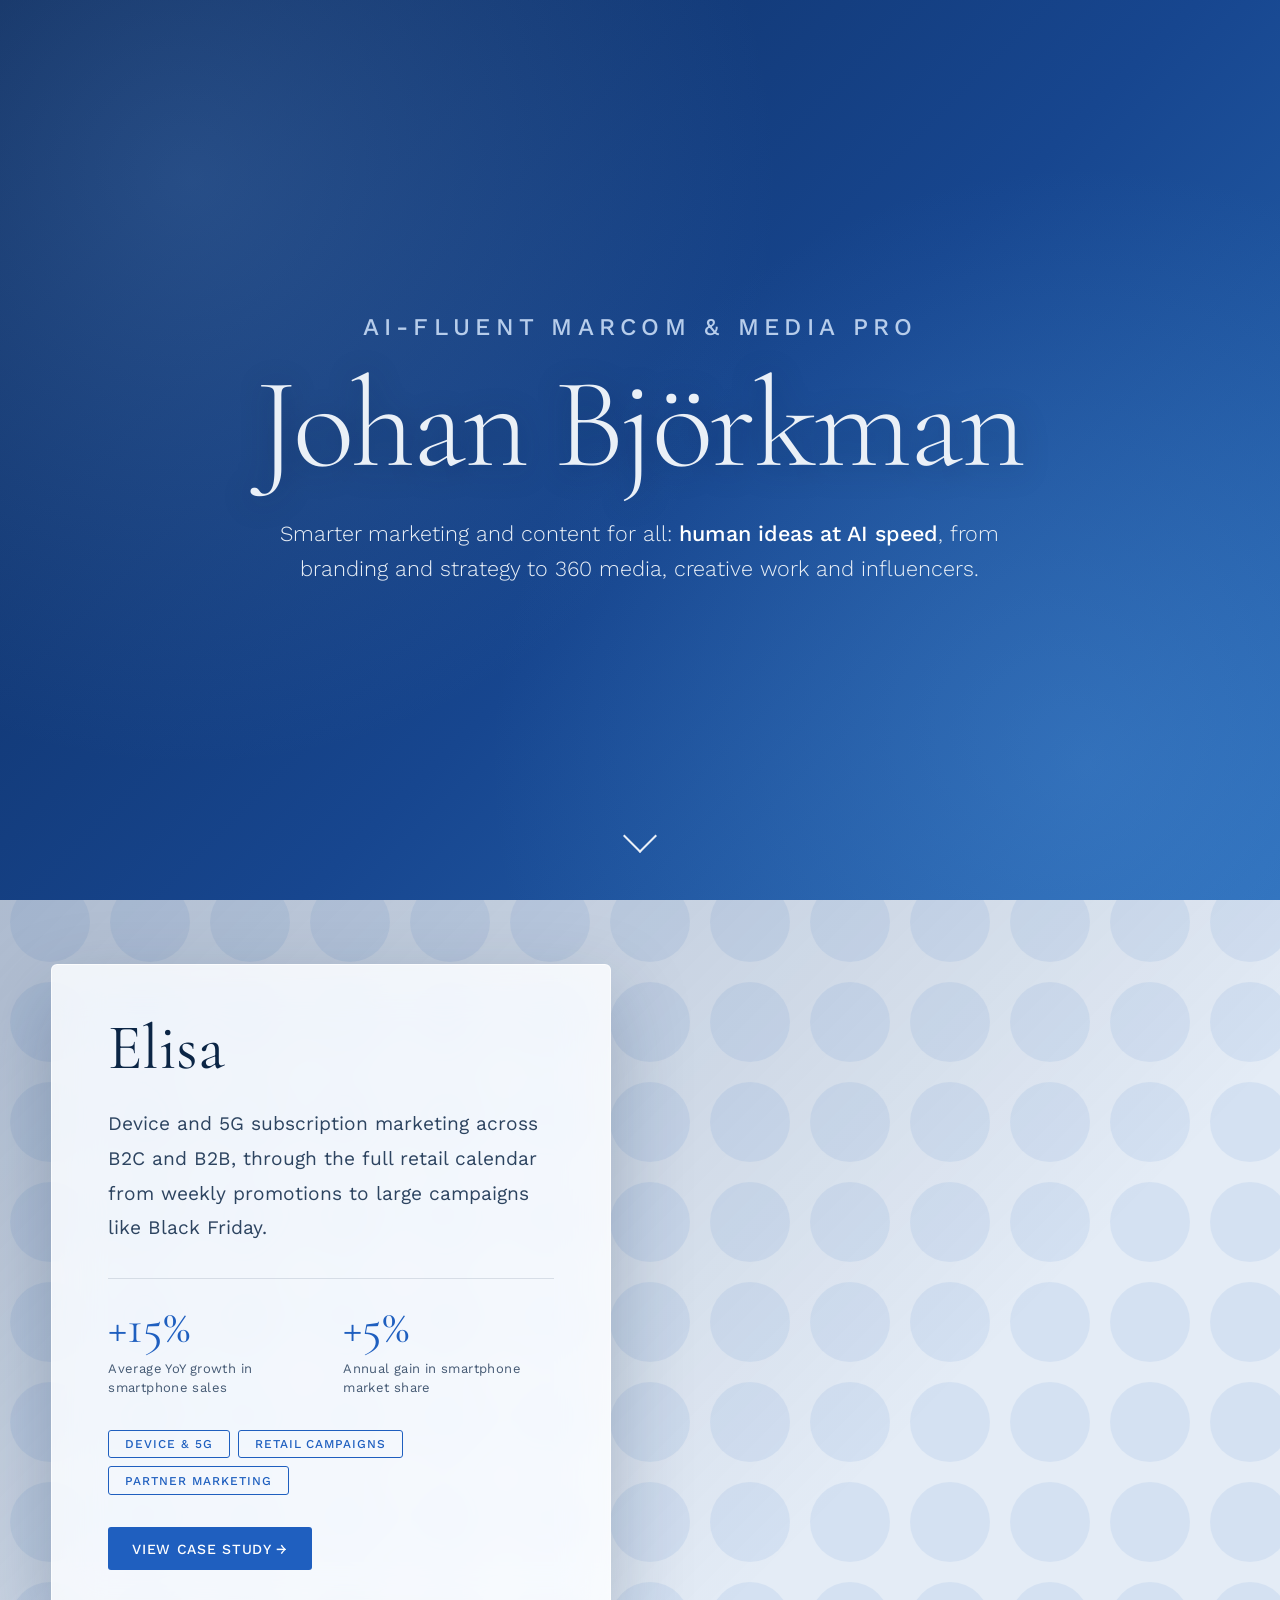
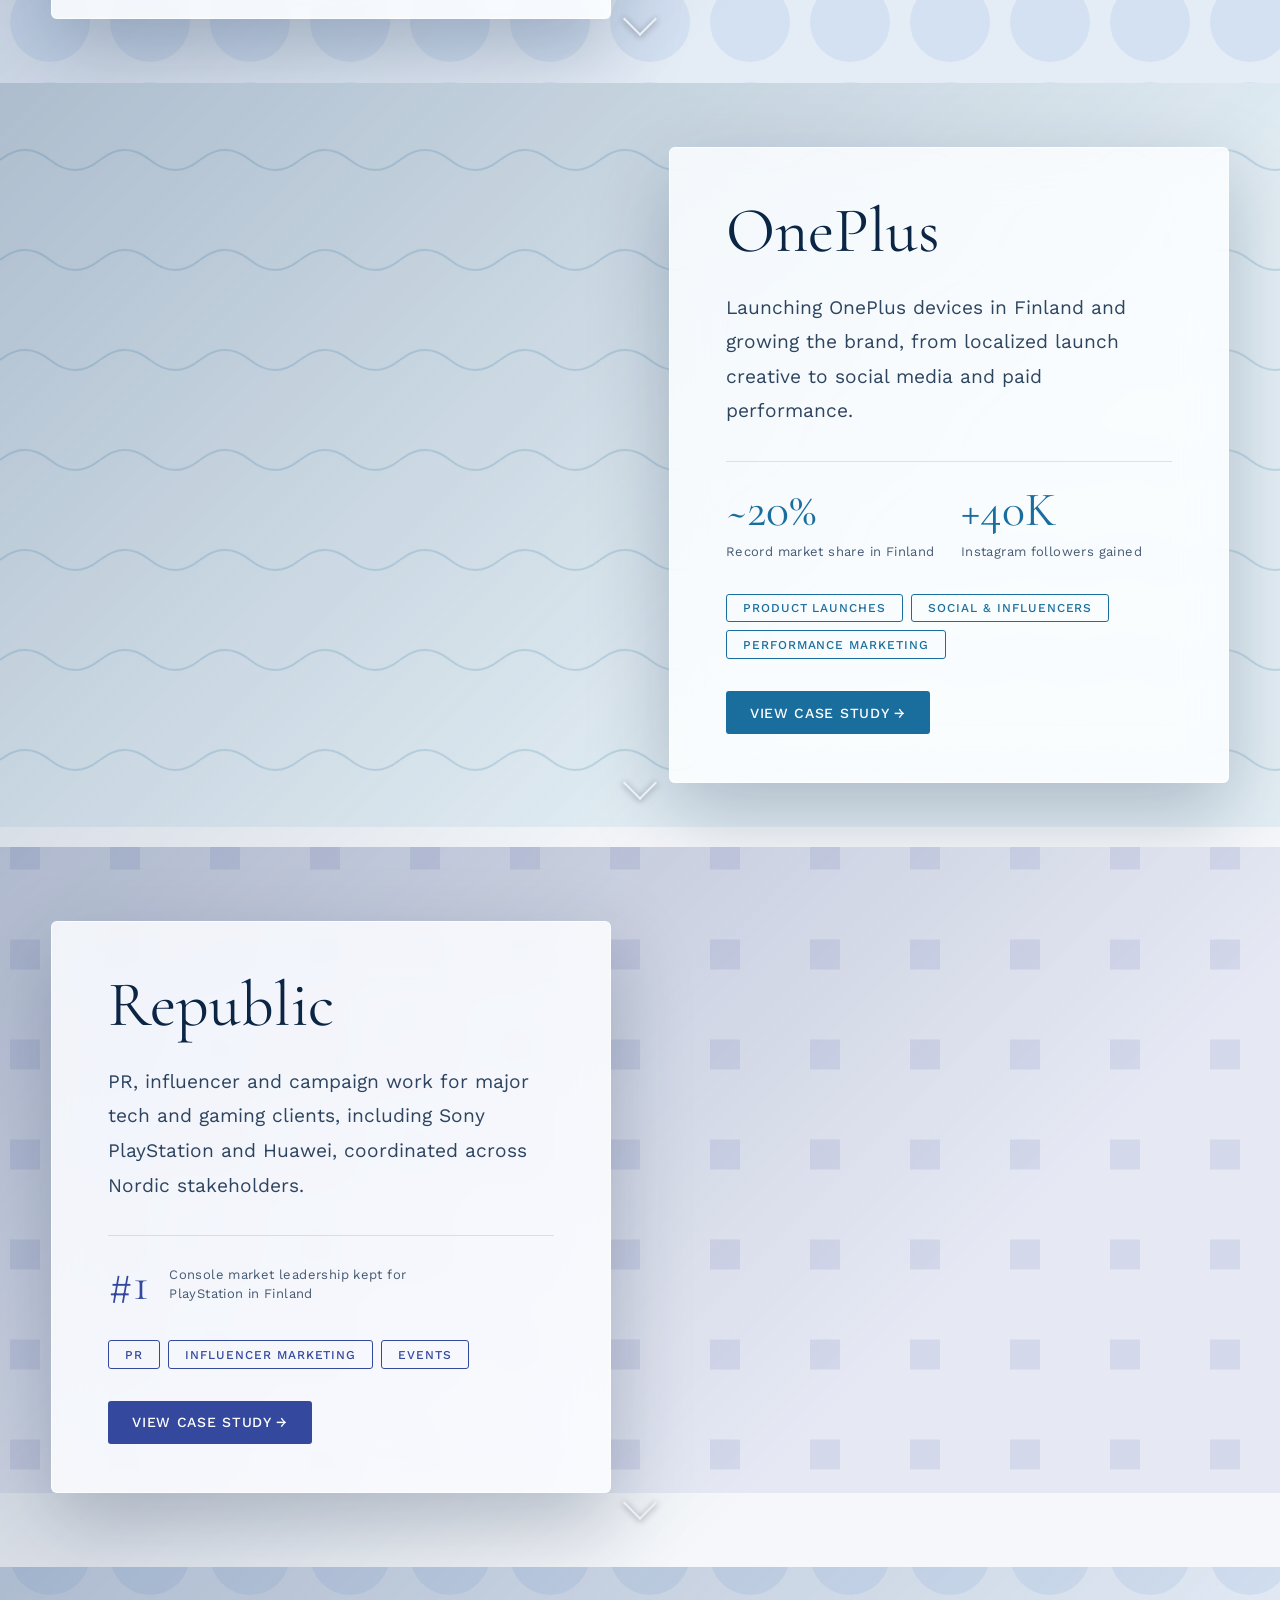
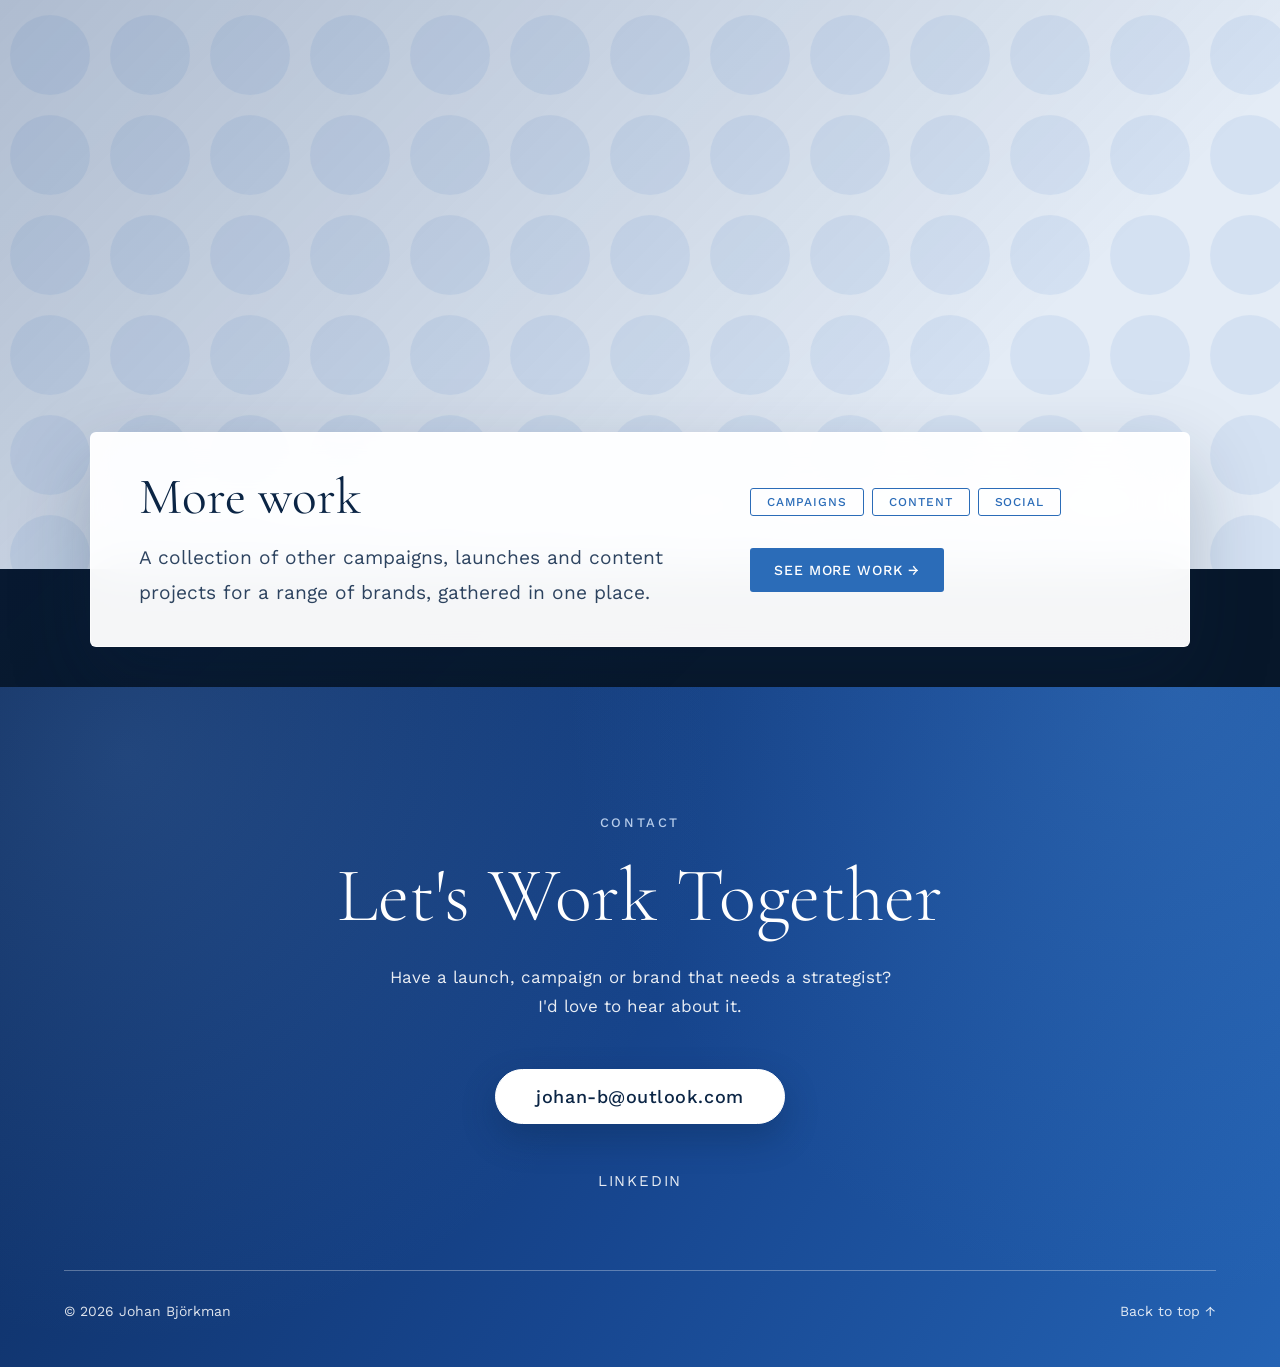
<file: index.html>
<!DOCTYPE html>
<html lang="en">
<head>
    <meta charset="UTF-8">
    <meta name="viewport" content="width=device-width, initial-scale=1.0">
    <title>Johan Björkman · AI-Fluent MarCom &amp; Media Pro</title>
    <meta name="description" content="Johan Björkman is an AI-fluent MarCom &amp; media pro. Smarter marketing and content for all: human ideas at AI speed, from branding and strategy to 360 media, creative work and influencers.">
    <meta property="og:type" content="website">
    <meta property="og:title" content="Johan Björkman · AI-Fluent MarCom &amp; Media Pro">
    <meta property="og:description" content="Selected work for Elisa, OnePlus and Republic: retail campaigns, launches, social, PR and performance marketing.">
    <meta property="og:url" content="https://johanbjorkman.media/">
    <link rel="canonical" href="https://johanbjorkman.media/">
    <meta property="og:site_name" content="Johan Björkman">
    <meta property="og:locale" content="en_US">
    <meta property="og:image" content="https://johanbjorkman.media/og-image.jpg">
    <meta property="og:image:width" content="1200">
    <meta property="og:image:height" content="630">
    <meta property="og:image:alt" content="Johan Björkman, AI-Fluent MarCom &amp; Media Pro">
    <meta name="twitter:card" content="summary_large_image">
    <meta name="author" content="Johan Björkman">
    <meta name="robots" content="index, follow, max-image-preview:large">
    <meta name="theme-color" content="#0D2B5C">
    <link rel="icon" href="favicon.svg" type="image/svg+xml">
    <script type="application/ld+json">
    {
      "@context": "https://schema.org",
      "@graph": [
        {
          "@type": "WebSite",
          "@id": "https://johanbjorkman.media/#website",
          "url": "https://johanbjorkman.media/",
          "name": "Johan Björkman",
          "inLanguage": "en",
          "publisher": {
            "@id": "https://johanbjorkman.media/#person"
          }
        },
        {
          "@type": "ProfilePage",
          "@id": "https://johanbjorkman.media/#profile",
          "url": "https://johanbjorkman.media/",
          "name": "Johan Björkman · AI-Fluent MarCom & Media Pro",
          "isPartOf": {
            "@id": "https://johanbjorkman.media/#website"
          },
          "mainEntity": {
            "@id": "https://johanbjorkman.media/#person"
          },
          "hasPart": [
            {
              "@id": "https://johanbjorkman.media/cases/elisa.html#case"
            },
            {
              "@id": "https://johanbjorkman.media/cases/oneplus.html#case"
            },
            {
              "@id": "https://johanbjorkman.media/cases/republic.html#case"
            }
          ]
        },
        {
          "@type": "Person",
          "@id": "https://johanbjorkman.media/#person",
          "name": "Johan Björkman",
          "jobTitle": "AI-Fluent MarCom & Media Pro",
          "description": "Marketing communications professional helping brands with branding and strategy, 360 media, creative work, social media, PR, influencer and performance marketing.",
          "url": "https://johanbjorkman.media/",
          "image": "https://johanbjorkman.media/og-image.jpg",
          "homeLocation": {
            "@type": "Place",
            "name": "Helsinki metropolitan area, Finland",
            "address": {
              "@type": "PostalAddress",
              "addressLocality": "Helsinki",
              "addressCountry": "FI"
            }
          },
          "sameAs": [
            "https://www.linkedin.com/in/johansbjorkman/"
          ],
          "knowsAbout": [
            "Marketing strategy",
            "Branding",
            "Marketing communications",
            "360 media planning",
            "Creative direction",
            "Copywriting",
            "Generative AI in marketing",
            "Social media marketing",
            "Influencer marketing",
            "Public relations",
            "Performance marketing",
            "Paid social",
            "Retail campaigns",
            "Product launches",
            "Partner marketing"
          ],
          "hasOccupation": [
            {
              "@type": "Occupation",
              "name": "Marketing and Social Media Specialist",
              "description": "Elisa"
            },
            {
              "@type": "Occupation",
              "name": "Digital Marketing and Social Media Manager",
              "description": "OnePlus Finland"
            }
          ]
        }
      ]
    }
    </script>
    <link rel="preconnect" href="https://fonts.googleapis.com">
    <link rel="preconnect" href="https://fonts.gstatic.com" crossorigin>
    <link href="https://fonts.googleapis.com/css2?family=Cormorant+Garamond:wght@300;400;600&family=Work+Sans:wght@300;400;500&display=swap" rel="stylesheet">
    <style>
        * {
            margin: 0;
            padding: 0;
            box-sizing: border-box;
        }

        :root {
            --cream: #EAF0F7;
            --charcoal: #143556;
            --navy-base: #143556;
            --navy-darkest: #07172A;
            --navy-dark: #0E2740;
            --navy-mid: #1F4A75;
            --navy-light: #2E6699;
            --navy-lighter: #4A86BD;
            --soft-black: #07172A;
            /* Bright palette */
            --ink: #0B2545;
            --paper: #F5F7FA;
            --blue: #1F5FBF;
            --azure: #1E90FF;
            --cyan: #3DDCFF;
            --sky: #B7CDEB;
            --aqua: #5FE3E0;
            --brand-gradient: linear-gradient(120deg, #0D2B5C 0%, #17468F 55%, #2463B4 100%);
            --accent: var(--blue);
        }

        #elisa { --accent: #1F5FBF; --accent-soft: rgba(31, 95, 191, 0.1); --tint: rgba(13, 43, 92, 0.25); }
        #oneplus { --accent: #1A6E9E; --accent-soft: rgba(26, 110, 158, 0.1); --tint: rgba(13, 43, 92, 0.25); }
        #republic { --accent: #34489E; --accent-soft: rgba(52, 72, 158, 0.1); --tint: rgba(13, 43, 92, 0.25); }
        #more-work { --accent: #2B6CB8; --accent-soft: rgba(43, 108, 184, 0.1); --tint: rgba(13, 43, 92, 0.25); }

        body {
            font-family: 'Work Sans', sans-serif;
            background: var(--paper);
            color: var(--ink);
            overflow-x: hidden;
        }

        /* Hero Section */
        .hero {
            height: 100vh;
            height: 100svh;
            min-height: 32rem;
            display: flex;
            align-items: center;
            justify-content: center;
            position: relative;
            overflow: hidden;
        }

        .hero-bg {
            position: absolute;
            top: 0;
            left: 0;
            width: 100%;
            height: 100%;
            background: linear-gradient(135deg, #0D2B5C 0%, #17468F 55%, #2B6CB8 100%);
            transform: translateZ(0);
        }

        .hero-bg::before {
            content: '';
            position: absolute;
            top: 0;
            left: 0;
            width: 100%;
            height: 100%;
            background-image:
                radial-gradient(circle at 15% 20%, rgba(120, 170, 230, 0.22) 0%, transparent 45%),
                radial-gradient(circle at 85% 85%, rgba(90, 160, 230, 0.28) 0%, transparent 45%);
        }

        .hero-content {
            position: relative;
            z-index: 2;
            text-align: center;
            color: var(--cream);
            padding: 2rem;
        }

        .hero-eyebrow {
            font-size: clamp(1.05rem, 2.2vw, 1.5rem);
            font-weight: 500;
            letter-spacing: 0.22em;
            text-transform: uppercase;
            color: var(--sky);
            margin-bottom: 1.25rem;
            text-wrap: balance;
            opacity: 0;
            animation: fadeInUp 1s ease-out 0.15s forwards;
        }

        .hero h1 {
            font-family: 'Cormorant Garamond', serif;
            font-size: clamp(3rem, 10vw, 8rem);
            font-weight: 300;
            line-height: 1;
            letter-spacing: -0.02em;
            margin-bottom: 1.75rem;
            text-shadow: 0 4px 30px rgba(11, 37, 69, 0.35);
            opacity: 0;
            animation: fadeInUp 1s ease-out 0.3s forwards;
        }

        .hero-tagline {
            max-width: 46rem;
            margin: 0 auto;
            font-size: clamp(1.05rem, 2vw, 1.35rem);
            font-weight: 300;
            line-height: 1.6;
            text-wrap: balance;
            opacity: 0;
            animation: fadeInUp 1s ease-out 0.6s forwards;
        }

        .hero-tagline .nowrap {
            white-space: nowrap;
        }

        .hero-tagline strong {
            font-weight: 500;
            color: #FFFFFF;
        }

        html {
            scroll-behavior: smooth;
        }

        .scroll-indicator {
            position: absolute;
            bottom: 2rem;
            left: 0;
            right: 0;
            margin: 0 auto;
            width: 4rem;
            height: 4rem;
            display: flex;
            align-items: center;
            justify-content: center;
            border-radius: 50%;
            cursor: pointer;
            opacity: 0;
            animation: fadeInUp 1s ease-out 1s forwards;
            transition: background-color 0.3s ease;
        }

        /* "Next" arrows on case sections sit above the video and are visible right away */
        .case-study .scroll-indicator {
            z-index: 2;
            opacity: 1;
            animation: none;
            filter: drop-shadow(0 1px 3px rgba(0, 0, 0, 0.45));
        }

        .scroll-indicator:hover {
            background-color: rgba(255, 255, 255, 0.18);
        }

        .scroll-indicator:focus-visible {
            outline: 2px solid var(--cream);
            outline-offset: 4px;
        }

        .scroll-indicator span {
            display: block;
            width: 1.5rem;
            height: 1.5rem;
            border-left: 2px solid var(--cream);
            border-bottom: 2px solid var(--cream);
            transform: rotate(-45deg);
            animation: scrollBounce 2s infinite;
        }

        @keyframes fadeInUp {
            to {
                opacity: 1;
                transform: translateY(0);
            }
            from {
                opacity: 0;
                transform: translateY(30px);
            }
        }

        @keyframes scrollBounce {
            0%, 20%, 50%, 80%, 100% {
                transform: rotate(-45deg) translateY(0);
            }
            40% {
                transform: rotate(-45deg) translateY(10px);
            }
            60% {
                transform: rotate(-45deg) translateY(5px);
            }
        }

        /* Case Study Section
           Every case is a full-bleed background (video, image or navy pattern)
           under a navy overlay, with the text in a frosted-glass card. */
        /* 16:9 like the case videos, so the full frame shows on desktop
           and logos near the edges aren't cropped */
        .case-study {
            min-height: 56.25vw;
            position: relative;
            display: flex;
            align-items: center;
            overflow: hidden;
            background: var(--paper);
        }

        /* Fallback layer: shows when a case has no video (or it fails to load).
           Set an image with style="background-image: url(...)" plus .case-bg-image,
           otherwise a subtle navy pattern is used. */
        .parallax-bg {
            position: absolute;
            top: -10%;
            left: 0;
            width: 100%;
            height: 120%;
            background-color: #E4ECF6;
            background-image: url('data:image/svg+xml,<svg width="100" height="100" xmlns="http://www.w3.org/2000/svg"><rect fill="%23E4ECF6" width="100" height="100"/><circle fill="%231F5FBF" fill-opacity="0.08" cx="50" cy="50" r="40"/></svg>');
            will-change: transform;
        }

        .case-study:nth-child(3n + 2 of .case-study) .parallax-bg {
            background-color: #E3EEF4;
            background-image: url('data:image/svg+xml,<svg width="100" height="100" xmlns="http://www.w3.org/2000/svg"><rect fill="%23E3EEF4" width="100" height="100"/><path d="M0,50 Q25,30 50,50 T100,50" stroke="%231A6E9E" stroke-opacity="0.18" fill="none" stroke-width="2"/></svg>');
        }

        .case-study:nth-child(3n of .case-study) .parallax-bg {
            background-color: #E6E9F4;
            background-image: url('data:image/svg+xml,<svg width="100" height="100" xmlns="http://www.w3.org/2000/svg"><rect fill="%23E6E9F4" width="100" height="100"/><rect fill="%2334489E" fill-opacity="0.1" x="10" y="10" width="30" height="30"/></svg>');
        }

        .parallax-bg.case-bg-image {
            background-size: cover;
            background-position: center;
            background-repeat: no-repeat;
        }

        .case-bg-video {
            position: absolute;
            top: 0;
            left: 0;
            width: 100%;
            height: 100%;
            object-fit: cover;
            z-index: 0;
        }

        .case-study::after {
            content: '';
            position: absolute;
            inset: 0;
            background: linear-gradient(135deg, var(--tint, transparent) 0%, transparent 70%);
            z-index: 1;
            pointer-events: none;
        }

        .case-content {
            position: relative;
            z-index: 2;
            padding: 4rem clamp(2rem, 4vw, 5rem);
            width: 100%;
            display: grid;
            grid-template-columns: 1fr;
            justify-items: end;
        }

        /* Alternate the card side: 01 left, 02 right, 03 left, ... */
        .case-study:nth-child(odd of .case-study) .case-content {
            justify-items: start;
        }

        .case-text {
            max-width: 560px;
            padding: 3rem 3.5rem;
            background: rgba(255, 255, 255, 0.82);
            backdrop-filter: blur(24px) saturate(180%);
            -webkit-backdrop-filter: blur(24px) saturate(180%);
            border: 1px solid rgba(255, 255, 255, 0.7);
            border-radius: 6px;
            box-shadow: 0 30px 80px rgba(11, 37, 69, 0.25);
            opacity: 0;
            transform: translateY(50px);
            transition: opacity 1s cubic-bezier(0.16, 1, 0.3, 1), transform 1s cubic-bezier(0.16, 1, 0.3, 1);
        }

        /* Browsers without backdrop-filter get a more solid card so text stays readable */
        @supports not ((backdrop-filter: blur(1px)) or (-webkit-backdrop-filter: blur(1px))) {
            .case-text {
                background: rgba(255, 255, 255, 0.95);
            }
        }

        .case-text > :last-child {
            margin-bottom: 0;
        }

        .case-text.visible {
            opacity: 1;
            transform: translateY(0);
        }

        .case-text h2 {
            font-family: 'Cormorant Garamond', serif;
            font-size: clamp(2.5rem, 5vw, 4.5rem);
            font-weight: 400;
            color: var(--ink);
            margin-bottom: 1.5rem;
            line-height: 1.1;
        }

        .case-text p {
            font-size: clamp(1rem, 1.5vw, 1.25rem);
            line-height: 1.8;
            color: var(--ink);
            opacity: 0.85;
            margin-bottom: 2rem;
        }

        .case-stats {
            display: grid;
            grid-template-columns: repeat(2, 1fr);
            gap: 1.5rem;
            margin-bottom: 2rem;
            padding-top: 1.5rem;
            border-top: 1px solid rgba(11, 37, 69, 0.12);
        }

        .stat-value {
            display: block;
            font-family: 'Cormorant Garamond', serif;
            font-size: clamp(2rem, 4vw, 3rem);
            font-weight: 400;
            line-height: 1;
            color: var(--accent);
            margin-bottom: 0.5rem;
        }

        .stat-label {
            display: block;
            font-size: 0.8125rem;
            line-height: 1.5;
            letter-spacing: 0.03em;
            color: var(--ink);
            opacity: 0.75;
        }

        /* A single stat with its label beside the number instead of under it */
        .stat--inline {
            grid-column: 1 / -1;
            display: flex;
            align-items: center;
            gap: 1.25rem;
        }

        .stat--inline .stat-value {
            margin-bottom: 0;
        }

        .stat--inline .stat-label {
            max-width: 16rem;
        }

        /* Keep a short label on one line on desktop; phones wrap as normal */
        @media (min-width: 969px) {
            .stat-label--nowrap {
                white-space: nowrap;
            }
        }

        .case-tags {
            display: flex;
            flex-wrap: wrap;
            gap: 0.5rem;
            margin-bottom: 2rem;
        }

        .case-tags {
            list-style: none;
        }

        /* Tags are labels, not buttons, so they have no hover state */
        .tag {
            padding: 0.4rem 1rem;
            border: 1px solid var(--accent);
            border-radius: 3px;
            color: var(--accent);
            font-weight: 500;
            font-size: 0.75rem;
            letter-spacing: 0.08em;
            text-transform: uppercase;
        }

        .case-link {
            display: inline-flex;
            align-items: center;
            gap: 0.5rem;
            color: #FFFFFF;
            background: var(--accent);
            text-decoration: none;
            font-weight: 500;
            letter-spacing: 0.05em;
            text-transform: uppercase;
            font-size: 0.875rem;
            padding: 0.85rem 1.5rem;
            border-radius: 3px;
            transition: all 0.3s ease;
        }

        .case-link:focus-visible {
            outline: 2px solid var(--accent);
            outline-offset: 4px;
        }

        .case-link:hover {
            gap: 1rem;
            filter: brightness(1.12);
        }

        @media (prefers-reduced-motion: reduce) {
            html {
                scroll-behavior: auto;
            }

            .hero-eyebrow,
            .hero h1,
            .hero-tagline,
            .scroll-indicator,
            .scroll-indicator span {
                animation: none;
                opacity: 1;
            }

            .case-text {
                transition: none;
                opacity: 1;
                transform: none;
            }

        }

        /* Footer */
        .footer {
            padding: 8rem 4rem 3rem;
            text-align: center;
            background: linear-gradient(120deg, #0D2B5C 0%, #17468F 55%, #2463B4 100%);
            color: #FFFFFF;
            position: relative;
            overflow: hidden;
        }

        .footer::before {
            content: '';
            position: absolute;
            inset: 0;
            background:
                radial-gradient(circle at 10% 10%, rgba(120, 170, 230, 0.18) 0%, transparent 45%),
                radial-gradient(circle at 92% 0%, rgba(90, 160, 230, 0.22) 0%, transparent 45%);
            pointer-events: none;
        }

        .footer > * {
            position: relative;
        }

        .footer-eyebrow {
            font-size: 0.8125rem;
            letter-spacing: 0.2em;
            text-transform: uppercase;
            color: var(--sky);
            font-weight: 500;
            margin-bottom: 1.5rem;
        }

        .footer h2 {
            font-family: 'Cormorant Garamond', serif;
            font-size: clamp(2.5rem, 6vw, 5rem);
            font-weight: 300;
            line-height: 1.1;
            margin-bottom: 1.5rem;
        }

        .footer-intro {
            max-width: 32rem;
            margin: 0 auto 3rem;
            font-size: 1.0625rem;
            line-height: 1.7;
            opacity: 0.9;
        }

        .footer-cta {
            display: inline-block;
            padding: 1rem 2.5rem;
            background: #FFFFFF;
            border: 1px solid #FFFFFF;
            border-radius: 999px;
            color: var(--ink);
            font-weight: 500;
            box-shadow: 0 14px 34px rgba(11, 37, 69, 0.3);
            text-decoration: none;
            font-size: 1.125rem;
            letter-spacing: 0.03em;
            transition: background 0.3s ease, color 0.3s ease, border-color 0.3s ease, transform 0.3s ease;
            margin-bottom: 3rem;
            overflow-wrap: anywhere;
        }

        .footer-cta:hover,
        .footer-cta:focus-visible {
            background: var(--ink);
            color: #FFFFFF;
            border-color: var(--ink);
            transform: translateY(-2px);
        }

        .footer-links {
            display: flex;
            justify-content: center;
            gap: 2.5rem;
            margin-bottom: 5rem;
            flex-wrap: wrap;
        }

        .footer-links a {
            color: #FFFFFF;
            text-decoration: none;
            font-size: 0.9375rem;
            letter-spacing: 0.12em;
            text-transform: uppercase;
            opacity: 0.9;
            transition: color 0.3s ease, opacity 0.3s ease;
        }

        .footer-links a:hover,
        .footer-links a:focus-visible {
            color: var(--sky);
            opacity: 1;
        }

        .footer-bottom {
            display: flex;
            justify-content: space-between;
            align-items: center;
            gap: 1rem;
            padding-top: 2rem;
            border-top: 1px solid rgba(255, 255, 255, 0.3);
            font-size: 0.875rem;
            color: rgba(255, 255, 255, 0.85);
        }

        .footer-bottom a {
            color: inherit;
            text-decoration: none;
            transition: color 0.3s ease;
        }

        .footer-bottom a:hover,
        .footer-bottom a:focus-visible {
            color: var(--sky);
        }

        @media (max-width: 480px) {
            .hero-eyebrow {
                letter-spacing: 0.12em;
            }
        }

        /* Banner variant (More work): a wide, centred rectangle that closes
           the list of cases, text on the left and the button on the right */
        /* The banner sits low in the section so the top of the video (a logo) stays visible */
        .case-study--banner {
            align-items: flex-end;
            background: #07172A;
        }

        .case-study--banner .case-content {
            padding-bottom: 2.5rem;
        }

        /* More solid than the other cards, since this video is mostly dark */
        .case-study--banner .case-text {
            background: rgba(255, 255, 255, 0.96);
            padding: 2.25rem 3rem;
        }

        .case-study--banner .case-text h2 {
            font-size: clamp(2.25rem, 4vw, 3.5rem);
        }

        .case-study--banner .case-content,
        .case-study--banner:nth-child(odd of .case-study) .case-content {
            justify-items: center;
        }

        .case-study--banner .case-text {
            max-width: 1100px;
            width: 100%;
            display: grid;
            grid-template-columns: 1.4fr 1fr;
            gap: 2rem 4rem;
            align-items: center;
        }

        .case-study--banner .case-text h2 {
            margin-bottom: 1rem;
        }

        .case-study--banner .case-text p,
        .case-study--banner .case-tags {
            margin-bottom: 0;
        }

        .case-study--banner .banner-side {
            display: grid;
            gap: 2rem;
            justify-items: start;
        }

        /* Responsive */
        @media (max-width: 968px) {
            .case-content,
            .case-study:nth-child(odd of .case-study) .case-content {
                padding: 3rem 1.25rem;
                justify-items: stretch;
            }

            .case-text {
                max-width: 100%;
                padding: 2rem 1.5rem;
            }

            /* Solid card on the dark background, like More work */
            .case-text {
                background: rgba(255, 255, 255, 0.96);
            }

            /* Leave room under the card for the next arrow */
            .case-study .case-content,
            .case-study:nth-child(odd of .case-study) .case-content {
                padding-bottom: 7rem;
            }

            .case-study--banner .case-text {
                grid-template-columns: 1fr;
                padding: 2rem 1.5rem;
            }

            /* Phones and tablets: every case shows the whole video frame on top,
               with its card under it, so nothing in the video is cropped */
            .case-study {
                min-height: 0;
                flex-direction: column;
                align-items: stretch;
                background: #07172A;
            }

            .case-study .parallax-bg {
                display: none;
            }

            .case-study .case-bg-video {
                position: relative;
                height: auto;
                aspect-ratio: 16 / 9;
            }

            .case-study .case-content,
            .case-study:nth-child(odd of .case-study) .case-content {
                padding-top: 1.5rem;
            }

            .case-study--banner .case-content {
                padding: 1.5rem 1.25rem 3rem;
            }

            .footer {
                padding: 5rem 1.5rem 2rem;
            }

            .footer-links {
                gap: 1.5rem 2rem;
                margin-bottom: 3.5rem;
            }

            .footer-bottom {
                flex-direction: column;
            }
        }
    </style>
</head>
<body id="top">
    <!-- Hero Section -->
    <section class="hero">
        <div class="hero-bg"></div>
        <div class="hero-content">
            <p class="hero-eyebrow">AI-Fluent MarCom &amp; Media Pro</p>
            <h1>Johan Björkman</h1>
            <p class="hero-tagline">Smarter marketing and content for&nbsp;all: <strong class="nowrap">human ideas at AI speed</strong>, from branding and strategy to 360&nbsp;media, creative work and&nbsp;influencers.</p>
        </div>
        <a href="#elisa" class="scroll-indicator" aria-label="Scroll to my work">
            <span aria-hidden="true"></span>
        </a>
    </section>

    <main>
    <!-- Case Study 1 -->
    <section class="case-study" id="elisa" aria-labelledby="elisa-title" data-scroll>
        <div class="parallax-bg"></div>
        <video class="case-bg-video" autoplay muted loop playsinline preload="metadata" aria-hidden="true">
            <source src="elisa.mp4" type="video/mp4">
        </video>
        <div class="case-content">
            <article class="case-text">
                <h2 id="elisa-title">Elisa</h2>
                <p>Device and 5G subscription marketing across B2C and B2B, through the full retail calendar from weekly promotions to large campaigns like Black Friday.</p>
                <div class="case-stats">
                    <div class="stat">
                        <span class="stat-value">+15%</span>
                        <span class="stat-label">Average YoY growth in smartphone sales</span>
                    </div>
                    <div class="stat">
                        <span class="stat-value">+5%</span>
                        <span class="stat-label">Annual gain in smartphone market share</span>
                    </div>
                </div>
                <ul class="case-tags">
                    <li class="tag">Device &amp; 5G</li>
                    <li class="tag">Retail Campaigns</li>
                    <li class="tag">Partner Marketing</li>
                </ul>
                <a href="cases/elisa.html" class="case-link">
                    View Case Study →
                </a>
            </article>
        </div>
        <a href="#oneplus" class="scroll-indicator" aria-label="Next: OnePlus">
            <span aria-hidden="true"></span>
        </a>
    </section>

    <!-- Case Study 2 -->
    <section class="case-study" id="oneplus" aria-labelledby="oneplus-title" data-scroll>
        <div class="parallax-bg"></div>
        <video class="case-bg-video" autoplay muted loop playsinline preload="metadata" aria-hidden="true">
            <source src="oneplus.mp4" type="video/mp4">
        </video>
        <div class="case-content">
            <article class="case-text">
                <h2 id="oneplus-title">OnePlus</h2>
                <p>Launching OnePlus devices in Finland and growing the brand, from localized launch creative to social media and paid performance.</p>
                <div class="case-stats">
                    <div class="stat">
                        <span class="stat-value">~20%</span>
                        <span class="stat-label stat-label--nowrap">Record market share in Finland</span>
                    </div>
                    <div class="stat">
                        <span class="stat-value">+40K</span>
                        <span class="stat-label">Instagram followers gained</span>
                    </div>
                </div>
                <ul class="case-tags">
                    <li class="tag">Product Launches</li>
                    <li class="tag">Social &amp; Influencers</li>
                    <li class="tag">Performance Marketing</li>
                </ul>
                <a href="cases/oneplus.html" class="case-link">
                    View Case Study →
                </a>
            </article>
        </div>
        <a href="#republic" class="scroll-indicator" aria-label="Next: Republic">
            <span aria-hidden="true"></span>
        </a>
    </section>

    <!-- Case Study 3 -->
    <section class="case-study" id="republic" aria-labelledby="republic-title" data-scroll>
        <div class="parallax-bg"></div>
        <video class="case-bg-video" autoplay muted loop playsinline preload="metadata" aria-hidden="true">
            <source src="republic.mp4" type="video/mp4">
        </video>
        <div class="case-content">
            <article class="case-text">
                <h2 id="republic-title">Republic</h2>
                <p>PR, influencer and campaign work for major tech and gaming clients, including Sony PlayStation and Huawei, coordinated across Nordic stakeholders.</p>
                <div class="case-stats">
                    <div class="stat stat--inline">
                        <span class="stat-value">#1</span>
                        <span class="stat-label">Console market leadership kept for PlayStation in Finland</span>
                    </div>
                </div>
                <ul class="case-tags">
                    <li class="tag">PR</li>
                    <li class="tag">Influencer Marketing</li>
                    <li class="tag">Events</li>
                </ul>
                <a href="cases/republic.html" class="case-link">
                    View Case Study →
                </a>
            </article>
        </div>
        <a href="#more-work" class="scroll-indicator" aria-label="Next: More work">
            <span aria-hidden="true"></span>
        </a>
    </section>

    <!-- More work: many smaller projects collected on one page.
         A wide, centred banner that closes the list of cases. -->
    <section class="case-study case-study--banner" id="more-work" aria-labelledby="more-work-title" data-scroll>
        <div class="parallax-bg"></div>
        <!-- Puolustusvoimat video: logo and host, then b-roll (no dressing scenes). The logo shows above the banner -->
        <video class="case-bg-video" autoplay muted loop playsinline preload="metadata" aria-hidden="true">
            <source src="more-work.mp4" type="video/mp4">
        </video>
        <div class="case-content">
            <article class="case-text">
                <div class="banner-main">
                    <h2 id="more-work-title">More work</h2>
                    <p>A collection of other campaigns, launches and content projects for a range of brands, gathered in one place.</p>
                </div>
                <div class="banner-side">
                    <ul class="case-tags">
                        <li class="tag">Campaigns</li>
                        <li class="tag">Content</li>
                        <li class="tag">Social</li>
                    </ul>
                    <a href="cases/more-work.html" class="case-link">
                        See More Work →
                    </a>
                </div>
            </article>
        </div>
    </section>

    </main>

    <!-- Footer -->
    <footer class="footer" id="contact">
        <p class="footer-eyebrow">Contact</p>
        <h2>Let's Work Together</h2>
        <p class="footer-intro">Have a launch, campaign or brand that needs a strategist? I'd love to hear about it.</p>
        <a class="footer-cta" href="mailto:johan-b@outlook.com">johan-b@outlook.com</a>
        <nav class="footer-links" aria-label="Social links">
            <a href="https://www.linkedin.com/in/johansbjorkman/" target="_blank" rel="noopener noreferrer">LinkedIn</a>
        </nav>
        <div class="footer-bottom">
            <p>&copy; <span id="footer-year">2026</span> Johan Björkman</p>
            <a href="#top">Back to top ↑</a>
        </div>
    </footer>

    <script>
        const reducedMotion = window.matchMedia('(prefers-reduced-motion: reduce)');

        // Background videos: hold them still for visitors who ask for reduced motion
        function syncVideos() {
            document.querySelectorAll('.case-bg-video').forEach(video => {
                if (reducedMotion.matches) {
                    video.removeAttribute('autoplay');
                    video.pause();
                } else {
                    video.play().catch(() => {});
                }
            });
        }
        syncVideos();
        reducedMotion.addEventListener('change', () => {
            syncVideos();
            updateParallax();
        });

        // Smooth parallax scrolling
        let ticking = false;

        function updateParallax() {
            if (reducedMotion.matches) {
                document.querySelectorAll('.parallax-bg').forEach(bg => bg.style.transform = '');
                ticking = false;
                return;
            }

            const scrolled = window.pageYOffset;

            document.querySelectorAll('.parallax-bg').forEach((bg, index) => {
                const section = bg.closest('.case-study');
                const rect = section.getBoundingClientRect();
                const sectionTop = scrolled + rect.top;
                const sectionHeight = rect.height;

                // Calculate how far through the section we are
                const relativeScroll = scrolled - sectionTop + window.innerHeight;
                const scrollPercent = relativeScroll / (sectionHeight + window.innerHeight);

                // Apply parallax effect
                const translateY = (scrollPercent - 0.5) * 100;
                bg.style.transform = `translateY(${translateY}px)`;
            });

            ticking = false;
        }

        window.addEventListener('scroll', () => {
            if (!ticking) {
                window.requestAnimationFrame(updateParallax);
                ticking = true;
            }
        });

        // Intersection Observer for fade-in animations
        const observerOptions = {
            threshold: 0.2,
            rootMargin: '0px 0px -100px 0px'
        };

        const observer = new IntersectionObserver((entries) => {
            entries.forEach(entry => {
                if (entry.isIntersecting) {
                    const section = entry.target;
                    const textElement = section.querySelector('.case-text');

                    if (textElement) textElement.classList.add('visible');
                }
            });
        }, observerOptions);

        // Observe all case study sections
        document.querySelectorAll('.case-study').forEach(section => {
            observer.observe(section);
        });

        // Keep the footer copyright year current
        document.getElementById('footer-year').textContent = new Date().getFullYear();

        // Initial parallax update
        updateParallax();

    </script>
</body>
</html>
</file>
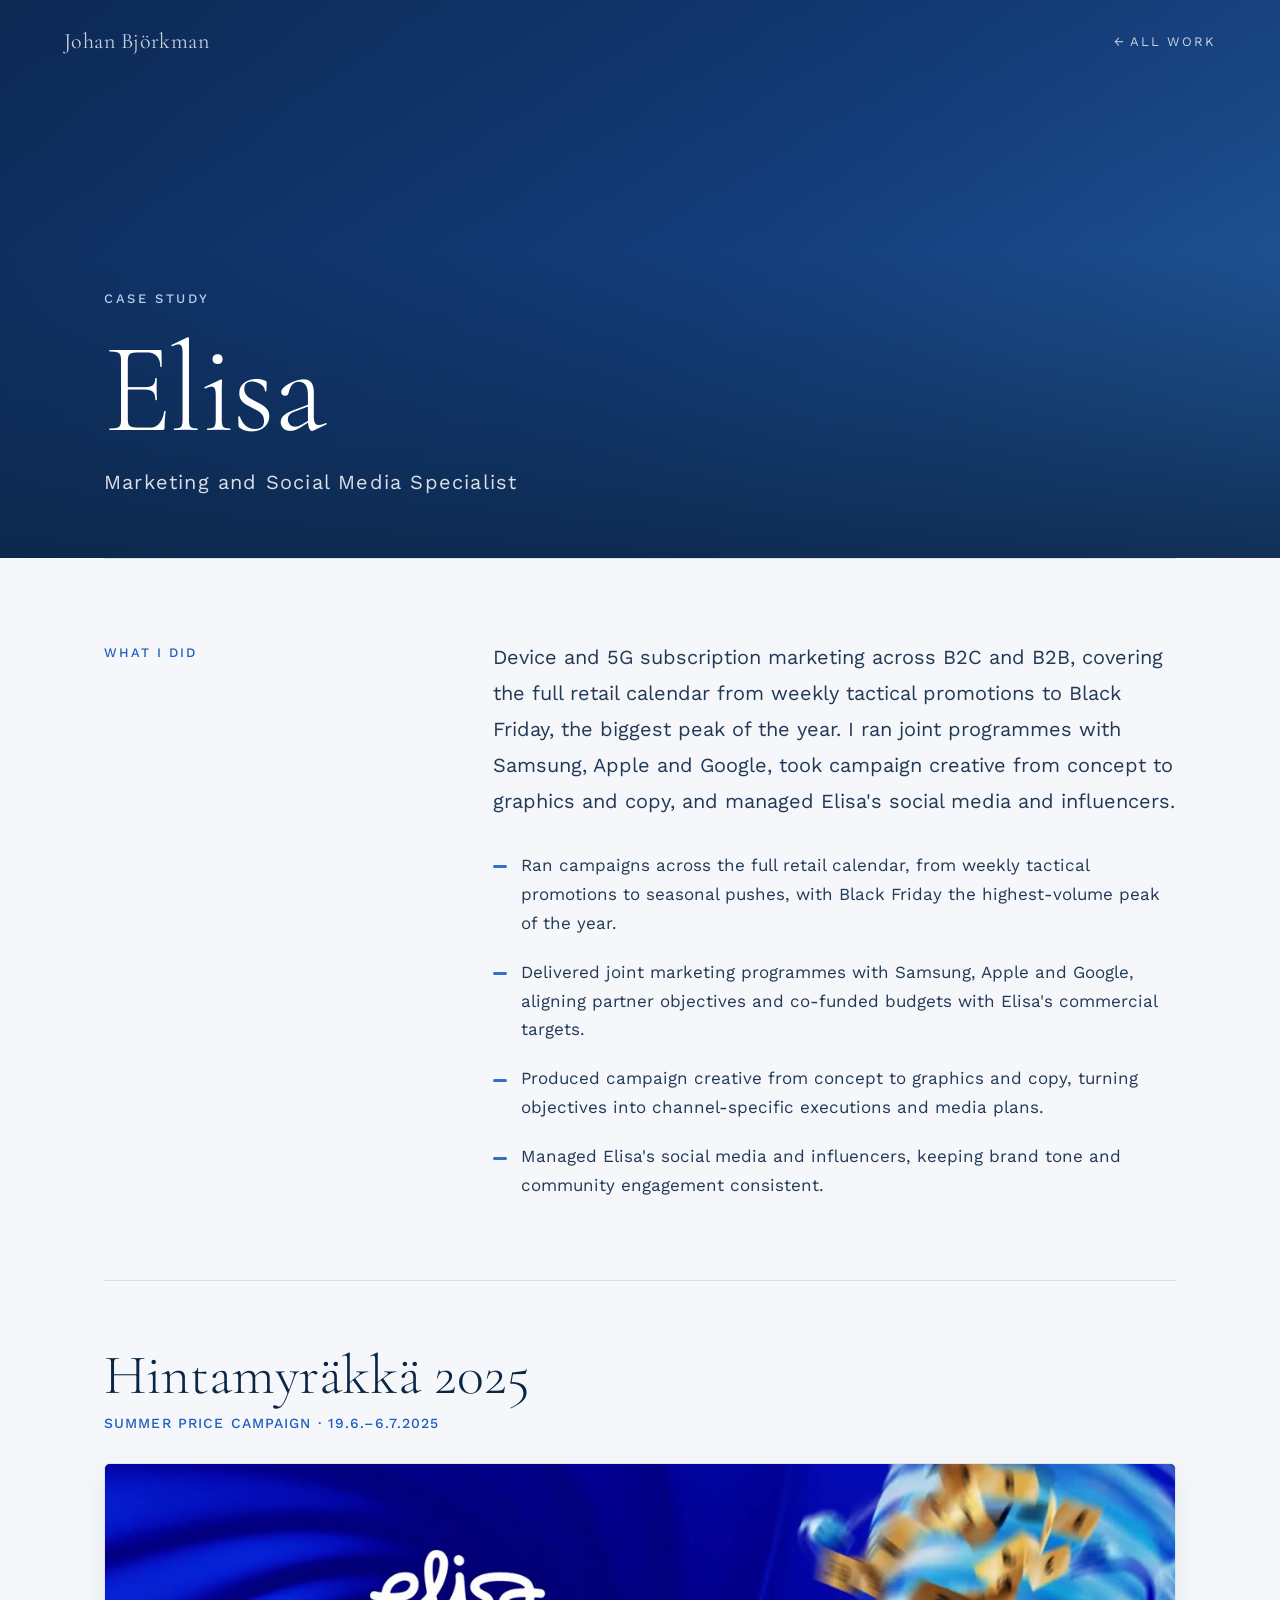
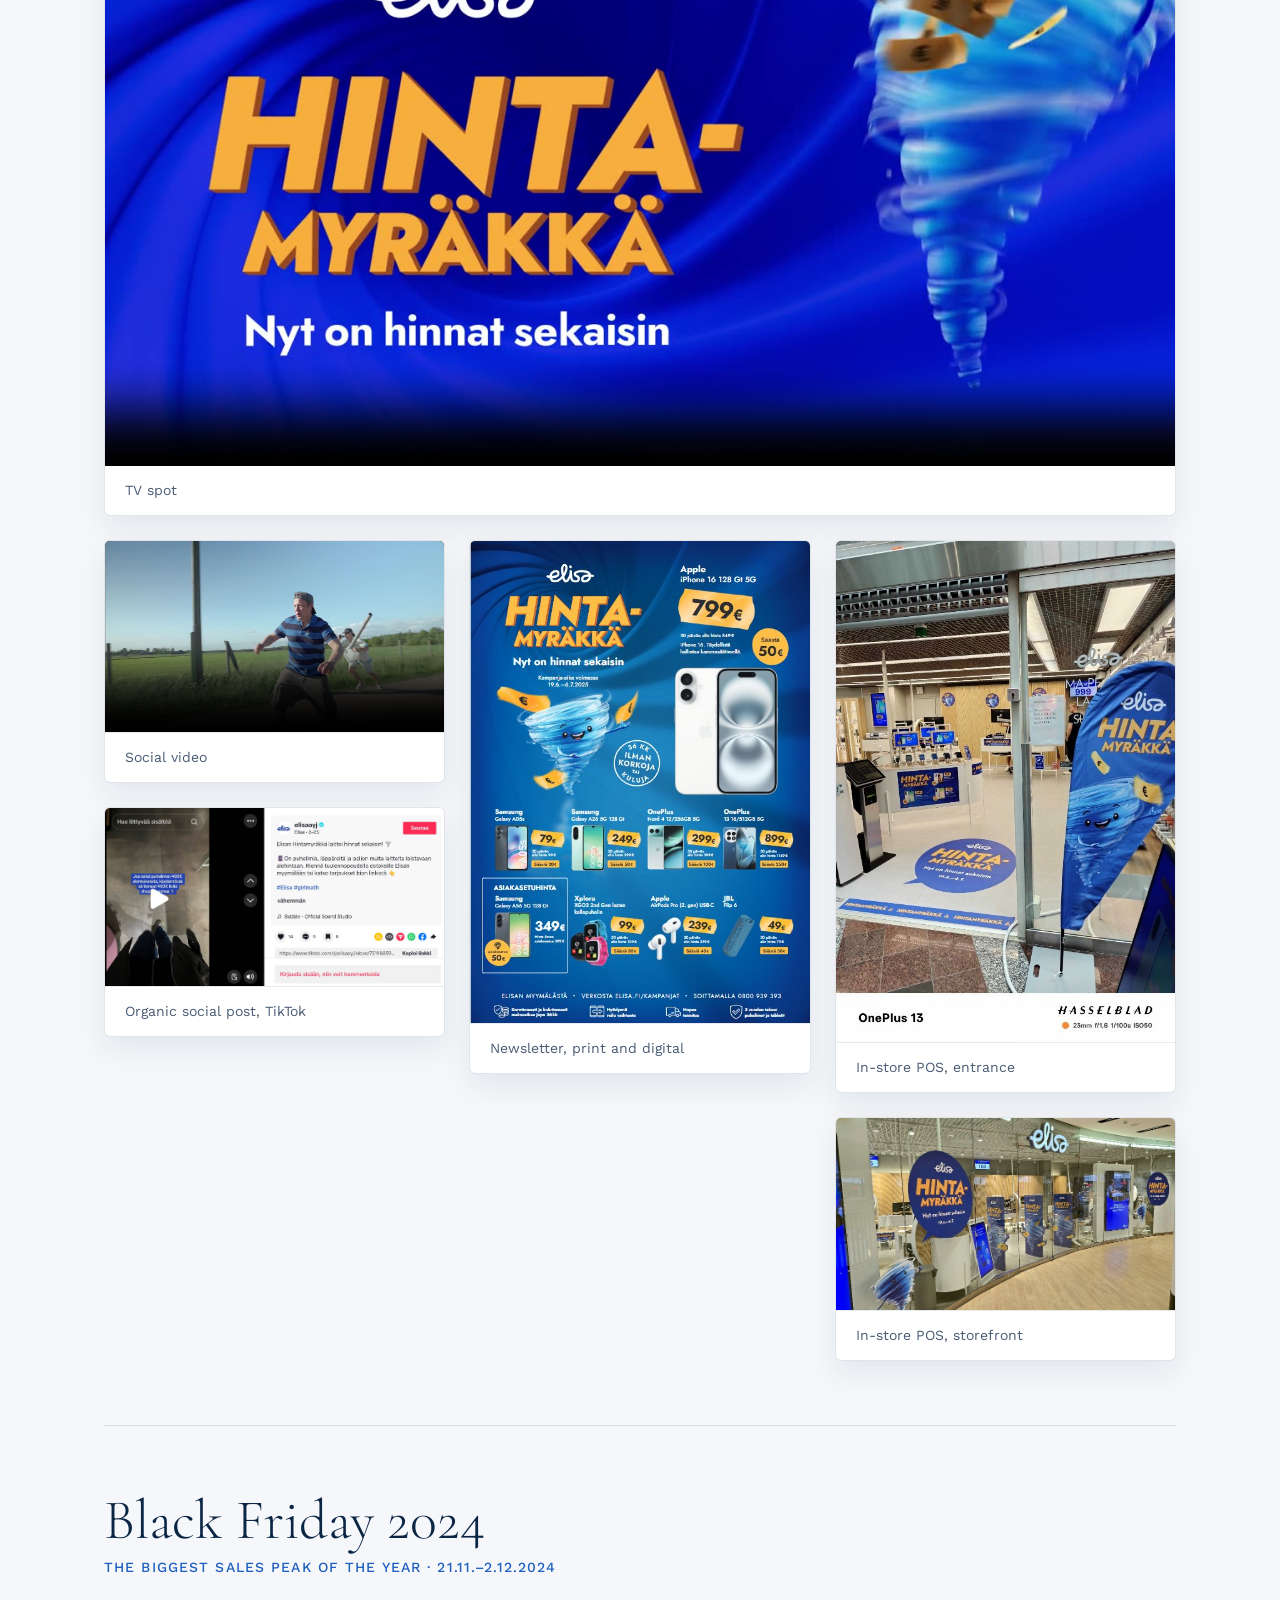
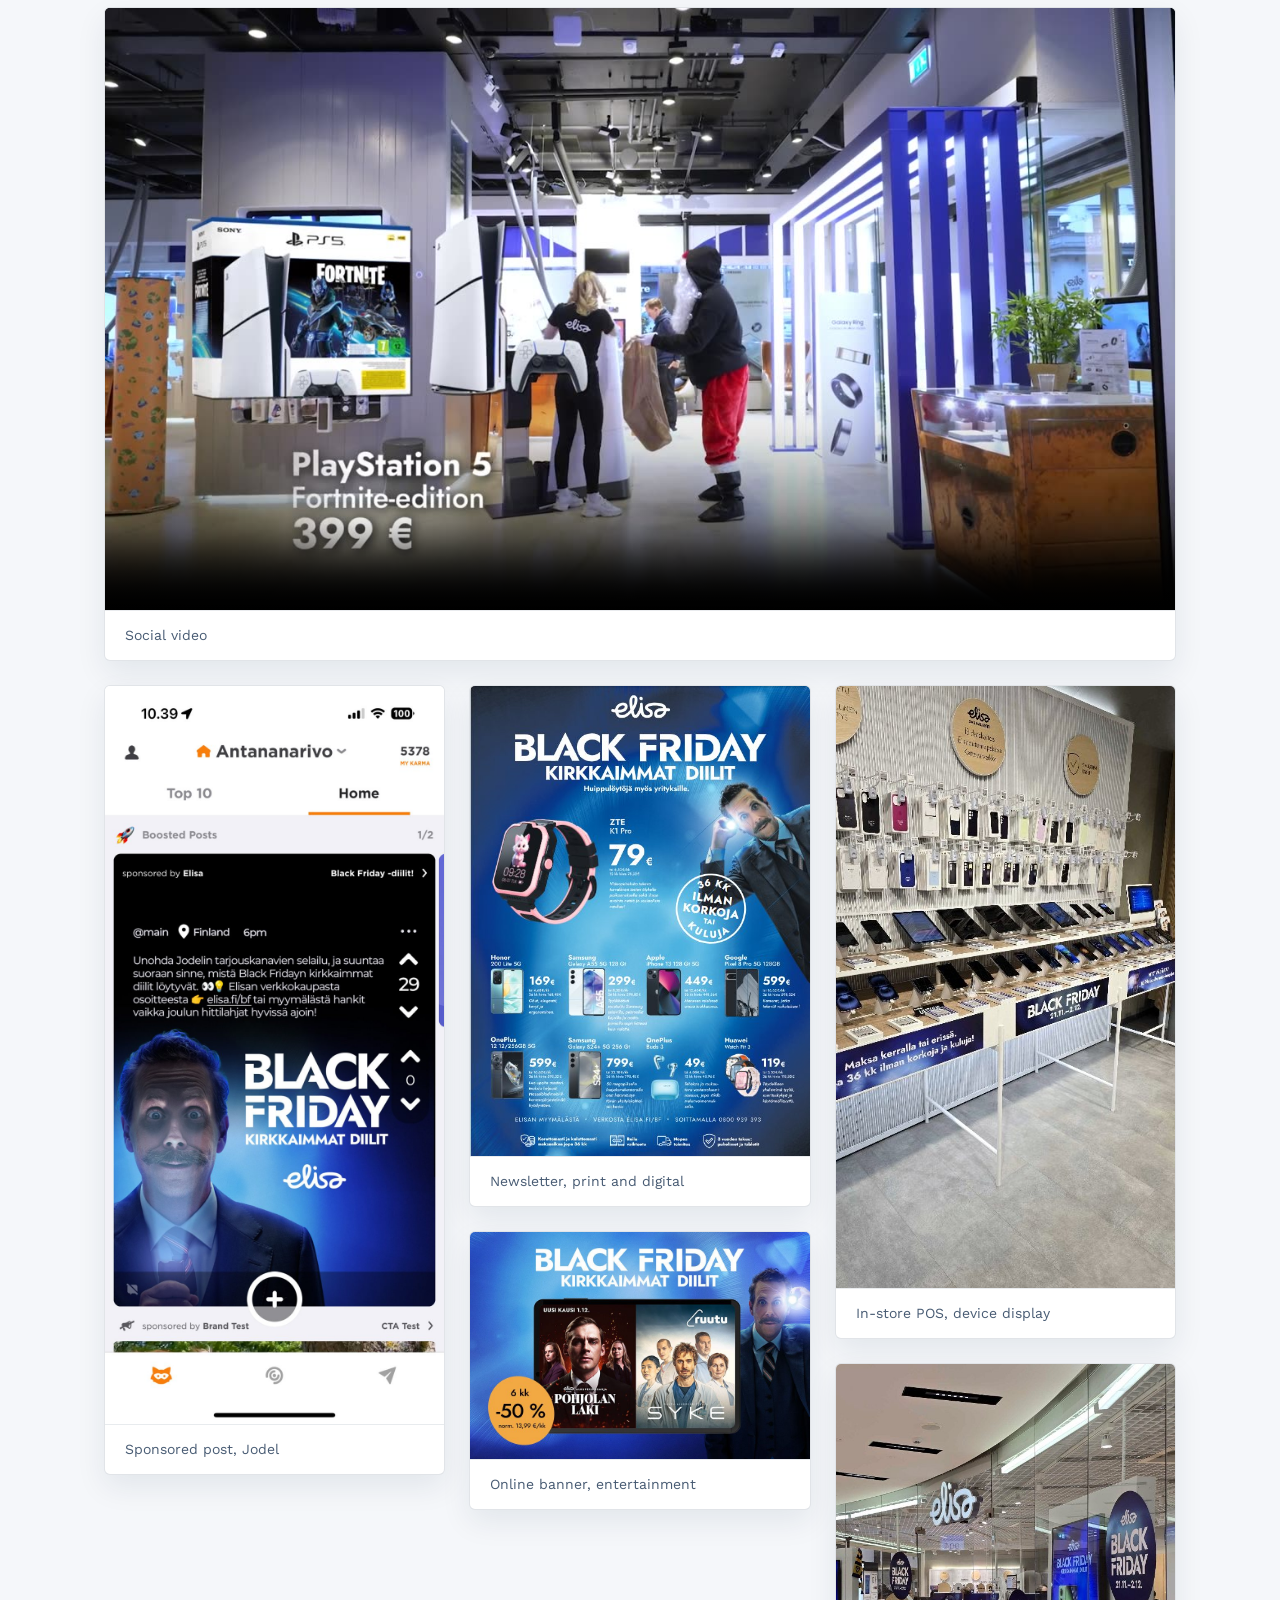
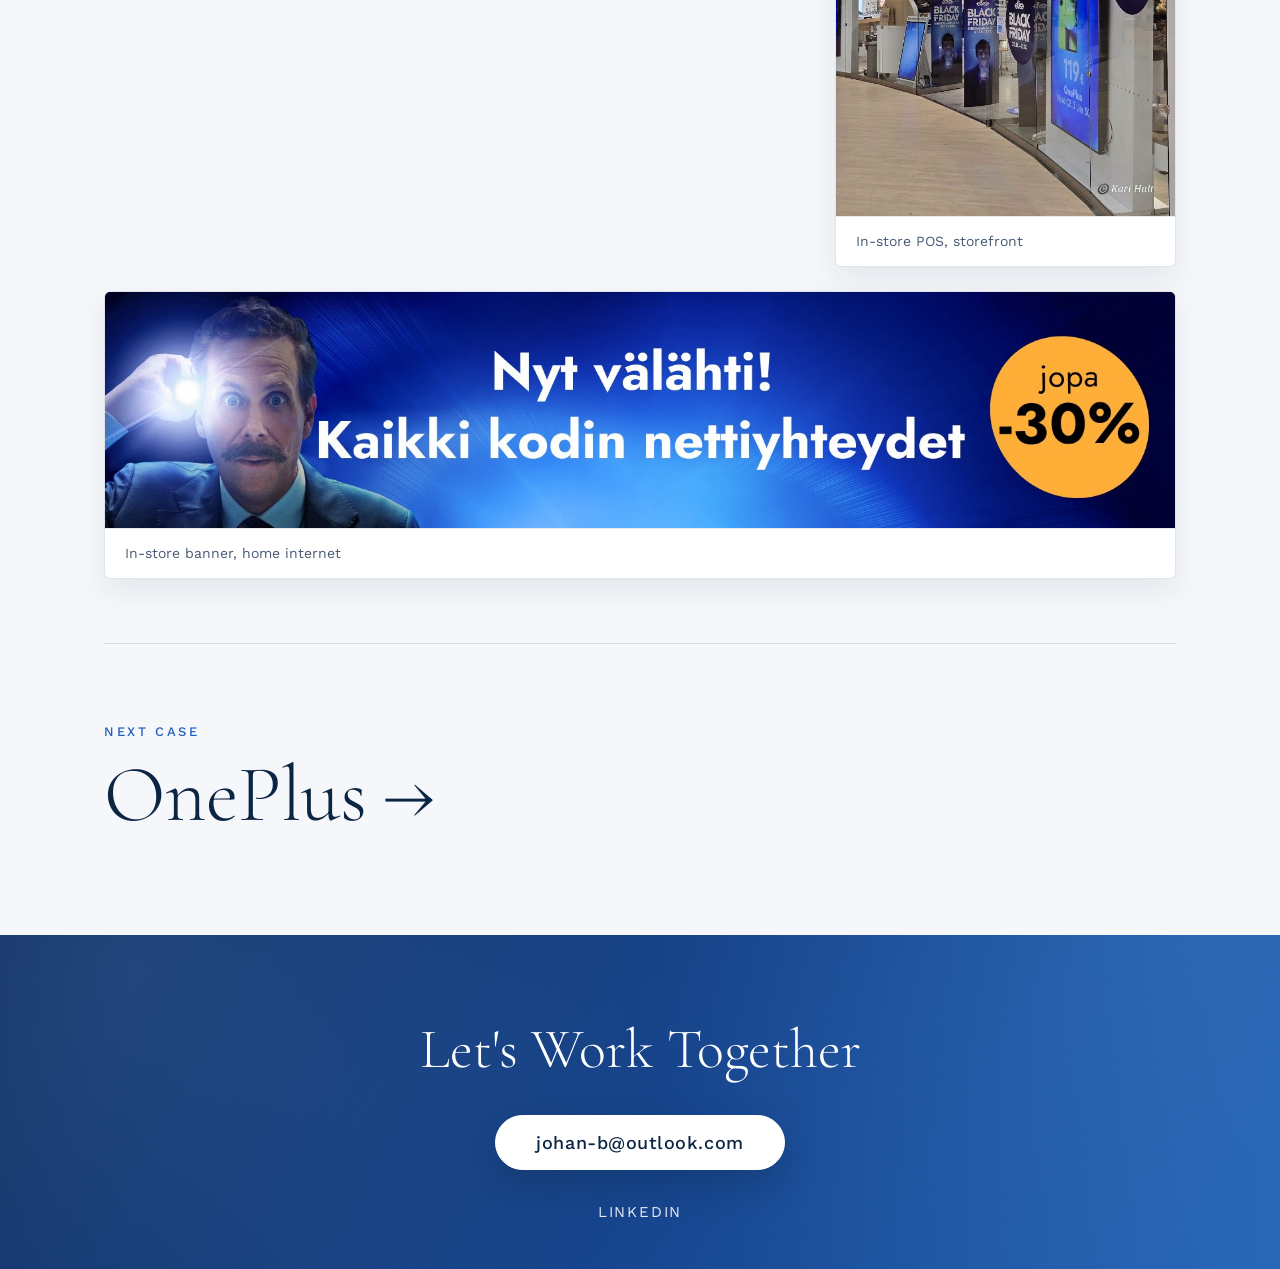
<file: cases/elisa.html>
<!DOCTYPE html>
<html lang="en">
<head>
    <meta charset="UTF-8">
    <meta name="viewport" content="width=device-width, initial-scale=1.0">
    <title>Elisa case study · Johan Björkman</title>
    <meta name="description" content="Device and 5G subscription marketing across B2C and B2B, through the full retail calendar from weekly promotions to large campaigns like Black Friday.">
    <meta property="og:type" content="article">
    <meta property="og:title" content="Elisa case study · Johan Björkman">
    <meta property="og:description" content="Device and 5G subscription marketing across B2C and B2B, through the full retail calendar from weekly promotions to large campaigns like Black Friday.">
    <meta property="og:url" content="https://johanbjorkman.media/cases/elisa.html">
    <link rel="canonical" href="https://johanbjorkman.media/cases/elisa.html">
    <meta property="og:site_name" content="Johan Björkman">
    <meta property="og:locale" content="en_US">
    <meta property="og:image" content="https://johanbjorkman.media/og-image.jpg">
    <meta property="og:image:width" content="1200">
    <meta property="og:image:height" content="630">
    <meta property="og:image:alt" content="Johan Björkman, AI-Fluent MarCom &amp; Media Pro">
    <meta name="twitter:card" content="summary_large_image">
    <meta name="author" content="Johan Björkman">
    <meta name="robots" content="index, follow, max-image-preview:large">
    <meta name="theme-color" content="#0D2B5C">
    <link rel="icon" href="../favicon.svg" type="image/svg+xml">
    <script type="application/ld+json">
    {
      "@context": "https://schema.org",
      "@graph": [
        {
          "@type": "CreativeWork",
          "@id": "https://johanbjorkman.media/cases/elisa.html#case",
          "url": "https://johanbjorkman.media/cases/elisa.html",
          "name": "Elisa case study",
          "headline": "Elisa case study · Johan Björkman",
          "description": "Device and 5G subscription marketing across B2C and B2B, through the full retail calendar from weekly promotions to large campaigns like Black Friday.",
          "inLanguage": "en",
          "author": {
            "@type": "Person",
            "@id": "https://johanbjorkman.media/#person",
            "name": "Johan Björkman",
            "url": "https://johanbjorkman.media/"
          },
          "about": {
            "@type": "Organization",
            "name": "Elisa"
          },
          "isPartOf": {
            "@id": "https://johanbjorkman.media/#website"
          }
        },
        {
          "@type": "BreadcrumbList",
          "itemListElement": [
            {
              "@type": "ListItem",
              "position": 1,
              "name": "Johan Björkman",
              "item": "https://johanbjorkman.media/"
            },
            {
              "@type": "ListItem",
              "position": 2,
              "name": "Elisa case study",
              "item": "https://johanbjorkman.media/cases/elisa.html"
            }
          ]
        }
      ]
    }
    </script>
    <link rel="preconnect" href="https://fonts.googleapis.com">
    <link rel="preconnect" href="https://fonts.gstatic.com" crossorigin>
    <link href="https://fonts.googleapis.com/css2?family=Cormorant+Garamond:wght@300;400;600&family=Work+Sans:wght@300;400;500&display=swap" rel="stylesheet">
    <link rel="stylesheet" href="case.css">
</head>
<body class="case-elisa">
    <nav class="case-nav" aria-label="Site">
        <a class="brand" href="../index.html">Johan Björkman</a>
        <a href="../index.html#elisa">← All work</a>
    </nav>

    <header class="case-hero">
        <video autoplay muted loop playsinline preload="metadata" aria-hidden="true">
            <source src="../elisa.mp4" type="video/mp4">
        </video>
        <div class="wrap">
            <p class="eyebrow">Case study</p>
            <h1>Elisa</h1>
            <p class="case-role">Marketing and Social Media Specialist</p>
        </div>
    </header>

    <main>
        <div class="wrap">
            <section class="case-section" aria-labelledby="did-title">
                <h2 id="did-title">What I did</h2>
                <div>
                    <p>Device and 5G subscription marketing across B2C and B2B, covering the full retail calendar from weekly tactical promotions to Black Friday, the biggest peak of the year. I ran joint programmes with Samsung, Apple and Google, took campaign creative from concept to graphics and copy, and managed Elisa's social media and influencers.</p>
                    <ul>
                        <li>Ran campaigns across the full retail calendar, from weekly tactical promotions to seasonal pushes, with Black Friday the highest-volume peak of the year.</li>
                        <li>Delivered joint marketing programmes with Samsung, Apple and Google, aligning partner objectives and co-funded budgets with Elisa's commercial targets.</li>
                        <li>Produced campaign creative from concept to graphics and copy, turning objectives into channel-specific executions and media plans.</li>
                        <li>Managed Elisa's social media and influencers, keeping brand tone and community engagement consistent.</li>
                    </ul>
                </div>
            </section>

            <!-- Campaigns. Files live in cases/media/elisa/<campaign>/.
                 Each campaign: an optional full-width item, then a .masonry block that
                 fits pictures and videos of any shape into columns.
                 Picture: <figure class="media"><img src="..." alt="..." loading="lazy"><figcaption>...</figcaption></figure>
                 Video: <figure class="media"><video src="....mp4" poster="...-poster.jpg" controls playsinline preload="none"></video><figcaption>...</figcaption></figure> -->
            <section class="campaign" aria-labelledby="hintamyrakka-title">
                <header class="campaign-header">
                    <h2 id="hintamyrakka-title">Hintamyräkkä 2025</h2>
                    <p>Summer price campaign · 19.6.&ndash;6.7.2025</p>
                </header>
                <div class="campaign-feature">
                    <figure class="media">
                        <video src="media/elisa/hintamyrakka-2025/tv-spot.mp4" poster="media/elisa/hintamyrakka-2025/tv-spot-poster.jpg" controls playsinline preload="none" aria-label="Hintamyräkkä TV spot"></video>
                        <figcaption>TV spot</figcaption>
                    </figure>
                </div>
                <div class="masonry">
                    <figure class="media">
                        <video src="media/elisa/hintamyrakka-2025/social-video.mp4" poster="media/elisa/hintamyrakka-2025/social-video-poster.jpg" controls playsinline preload="none" aria-label="Hintamyräkkä social video"></video>
                        <figcaption>Social video</figcaption>
                    </figure>
                    <figure class="media">
                        <img src="media/elisa/hintamyrakka-2025/organic-social-post.jpg" alt="Elisa TikTok post for the Hintamyräkkä campaign" loading="lazy">
                        <figcaption>Organic social post, TikTok</figcaption>
                    </figure>
                    <figure class="media">
                        <img src="media/elisa/hintamyrakka-2025/newsletter.jpg" alt="Hintamyräkkä newsletter with summer device offers" loading="lazy">
                        <figcaption>Newsletter, print and digital</figcaption>
                    </figure>
                    <figure class="media">
                        <img src="media/elisa/hintamyrakka-2025/in-store-entrance.jpg" alt="Hintamyräkkä flag and floor graphics at an Elisa store entrance" loading="lazy">
                        <figcaption>In-store POS, entrance</figcaption>
                    </figure>
                    <figure class="media">
                        <img src="media/elisa/hintamyrakka-2025/storefront.jpg" alt="Elisa storefront dressed in Hintamyräkkä campaign materials" loading="lazy">
                        <figcaption>In-store POS, storefront</figcaption>
                    </figure>
                </div>
            </section>

            <section class="campaign" aria-labelledby="black-friday-title">
                <header class="campaign-header">
                    <h2 id="black-friday-title">Black Friday 2024</h2>
                    <p>The biggest sales peak of the year · 21.11.&ndash;2.12.2024</p>
                </header>
                <div class="campaign-feature">
                    <figure class="media">
                        <video src="media/elisa/black-friday-2024/social-video.mp4" poster="media/elisa/black-friday-2024/social-video-poster.jpg" controls playsinline preload="none" aria-label="Black Friday social video"></video>
                        <figcaption>Social video</figcaption>
                    </figure>
                </div>
                <div class="masonry">
                    <figure class="media">
                        <img src="media/elisa/black-friday-2024/jodel-post.jpg" alt="Sponsored Elisa Black Friday post on Jodel" loading="lazy">
                        <figcaption>Sponsored post, Jodel</figcaption>
                    </figure>
                    <figure class="media">
                        <img src="media/elisa/black-friday-2024/newsletter.jpg" alt="Black Friday newsletter with device deals" loading="lazy">
                        <figcaption>Newsletter, print and digital</figcaption>
                    </figure>
                    <figure class="media">
                        <img src="media/elisa/black-friday-2024/entertainment-banner.jpg" alt="Black Friday online banner for Elisa Viihde and Ruutu streaming" loading="lazy">
                        <figcaption>Online banner, entertainment</figcaption>
                    </figure>
                    <figure class="media">
                        <img src="media/elisa/black-friday-2024/in-store-display.jpg" alt="Black Friday banners on an Elisa in-store device display" loading="lazy">
                        <figcaption>In-store POS, device display</figcaption>
                    </figure>
                    <figure class="media">
                        <img src="media/elisa/black-friday-2024/storefront.jpg" alt="Elisa storefront with Black Friday window graphics" loading="lazy">
                        <figcaption>In-store POS, storefront</figcaption>
                    </figure>
                </div>
                <div class="campaign-feature">
                    <figure class="media">
                        <img src="media/elisa/black-friday-2024/connectivity-banner.jpg" alt="Black Friday banner for home internet connections, up to 30% off" loading="lazy">
                        <figcaption>In-store banner, home internet</figcaption>
                    </figure>
                </div>
            </section>

            <a class="next-case" href="oneplus.html">
                <p class="eyebrow">Next case</p>
                <strong>OnePlus <span aria-hidden="true">→</span></strong>
            </a>
        </div>
    </main>

    <footer class="case-footer">
        <div class="wrap">
            <h2>Let's Work Together</h2>
            <a class="footer-cta" href="mailto:johan-b@outlook.com">johan-b@outlook.com</a>
            <nav class="footer-links" aria-label="Social links">
                <a href="https://www.linkedin.com/in/johansbjorkman/" target="_blank" rel="noopener noreferrer">LinkedIn</a>
            </nav>
        </div>
    </footer>

    <dialog class="lightbox" aria-label="Enlarged picture">
        <button type="button" aria-label="Close">&times;</button>
        <img alt="">
    </dialog>

    <script src="case.js"></script>
</body>
</html>
</file>
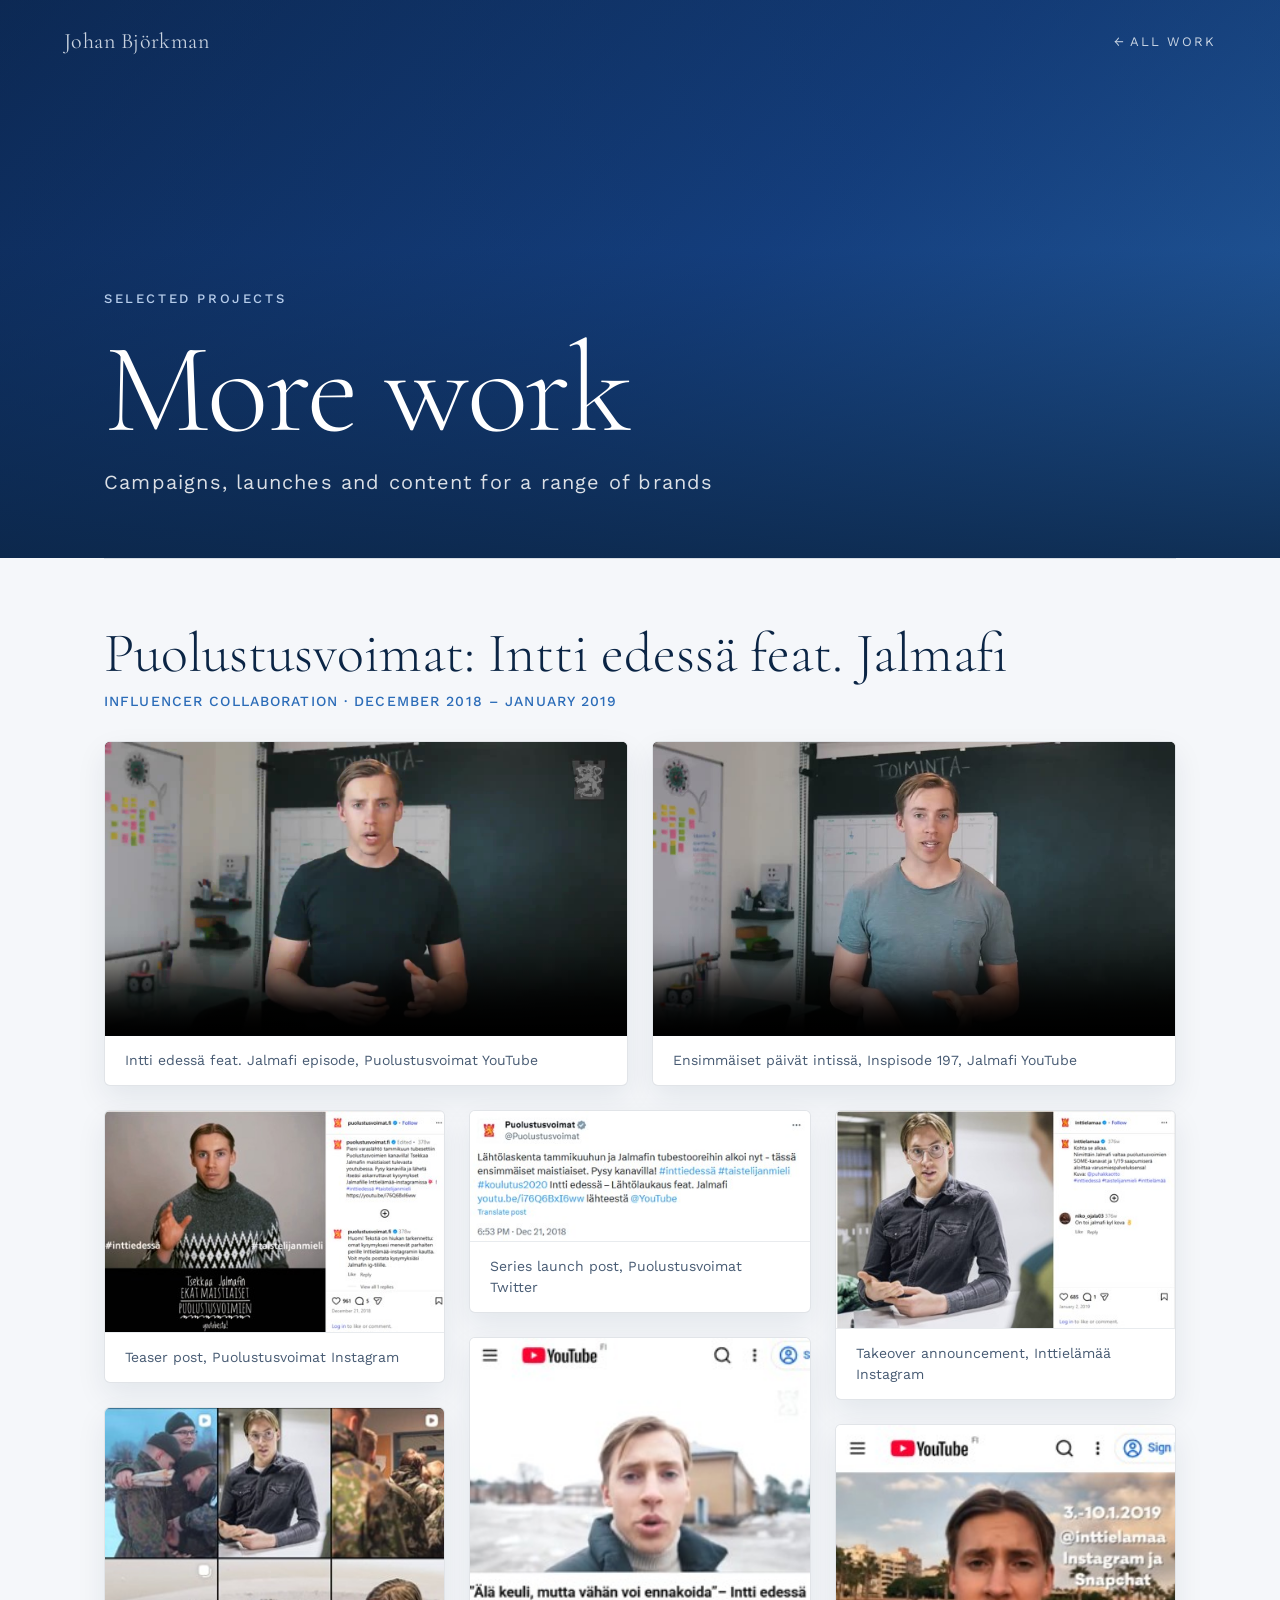
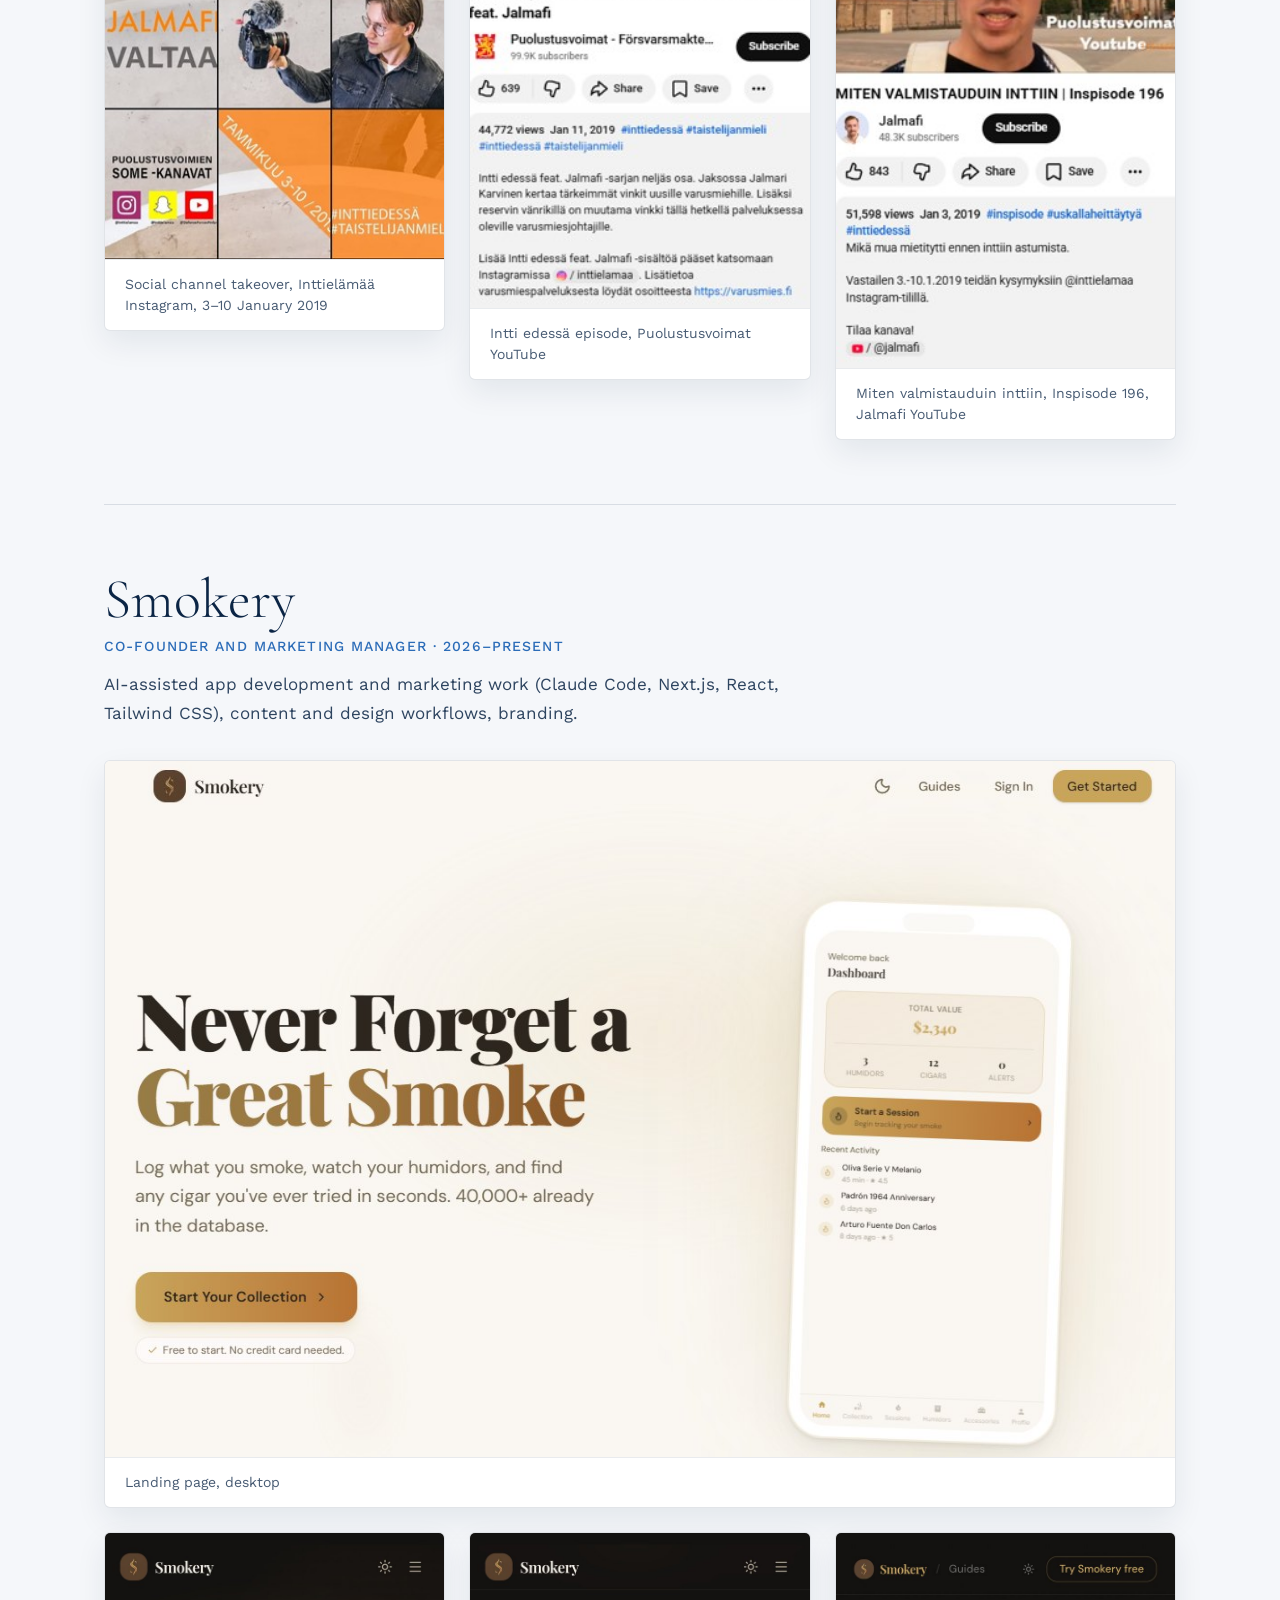
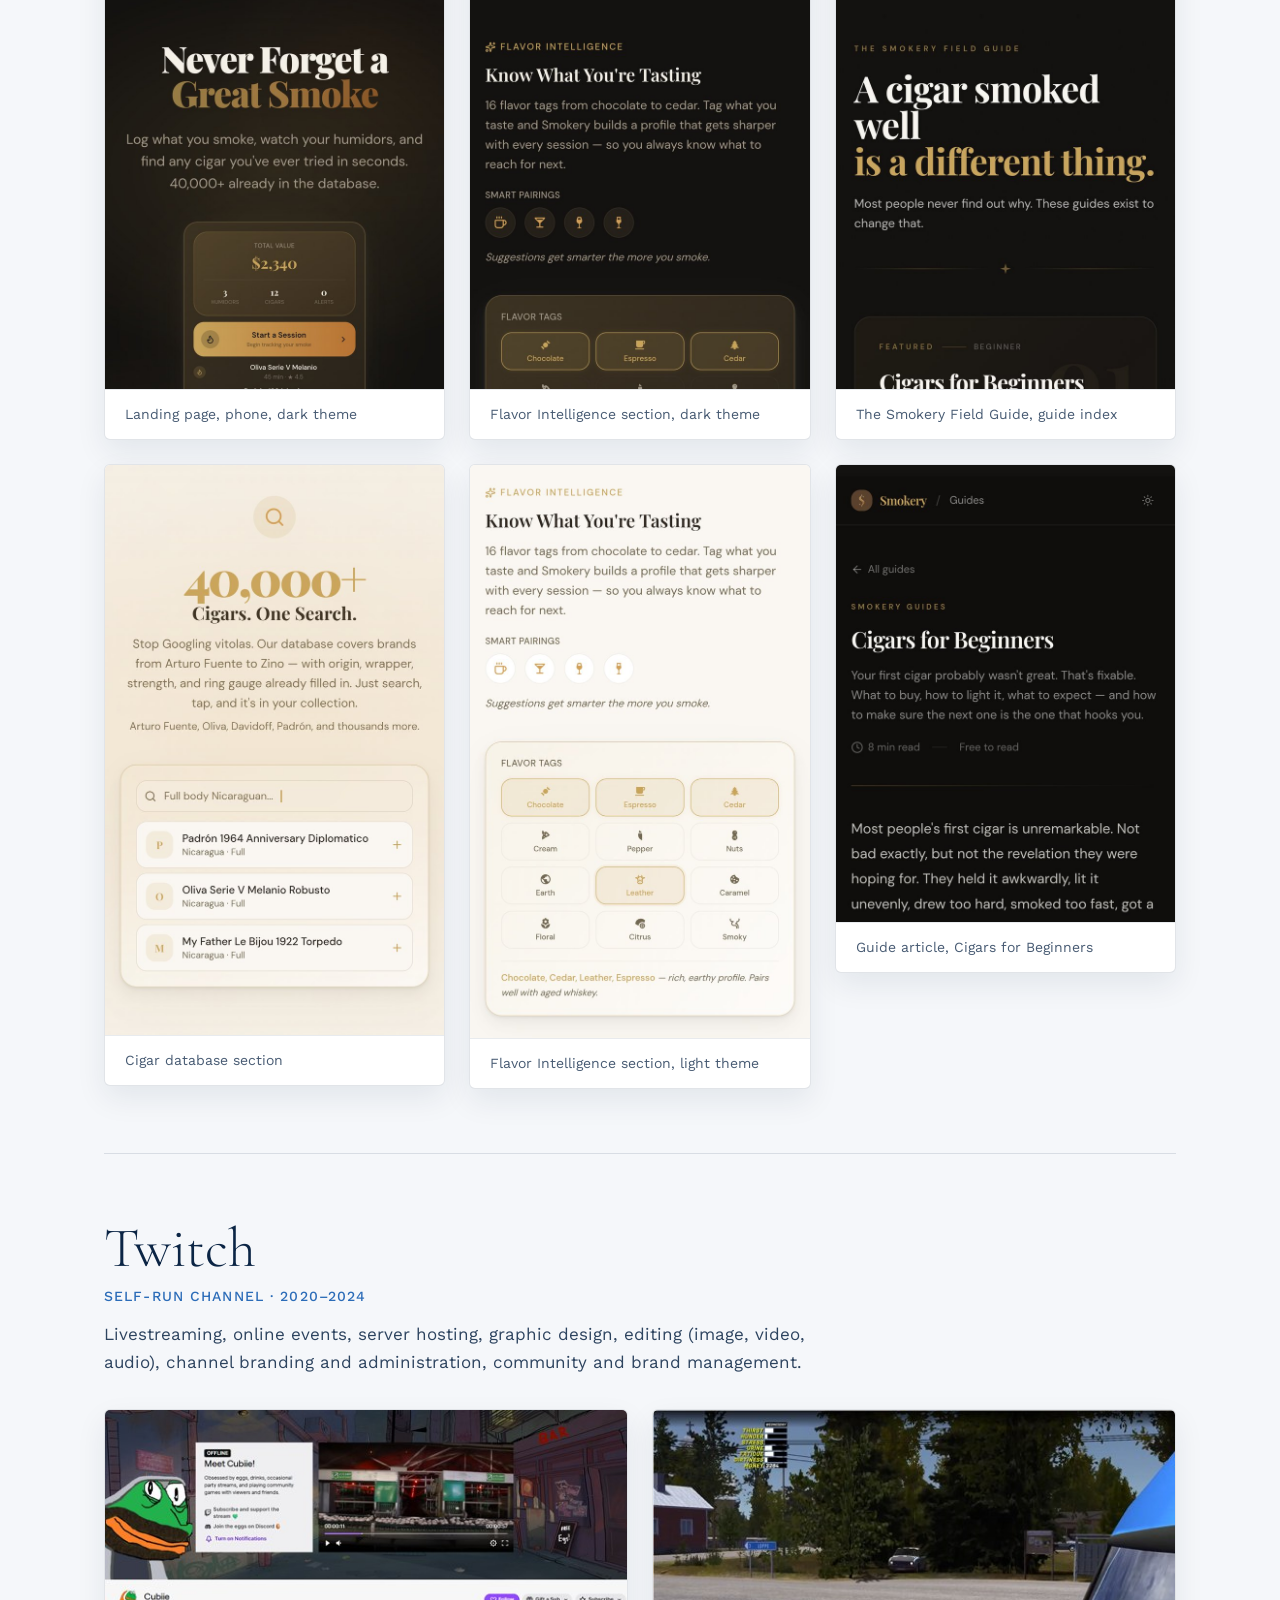
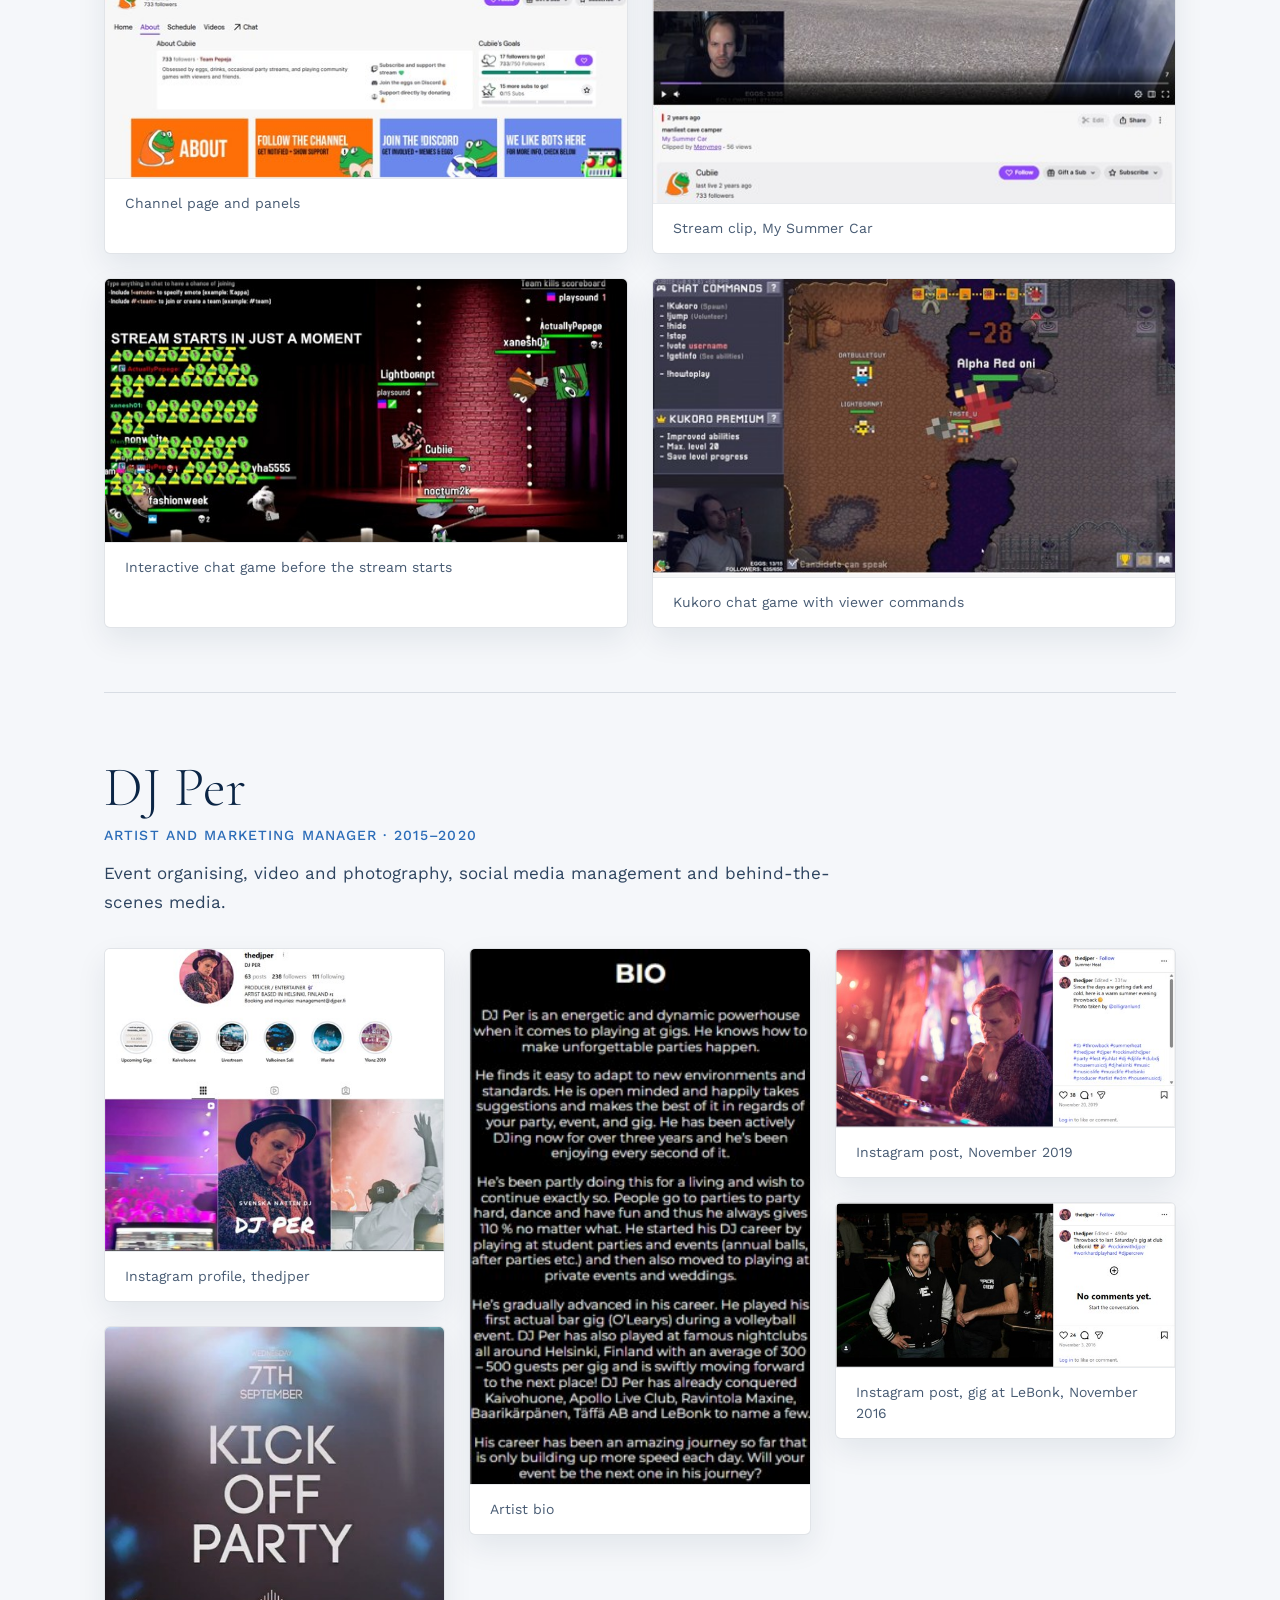
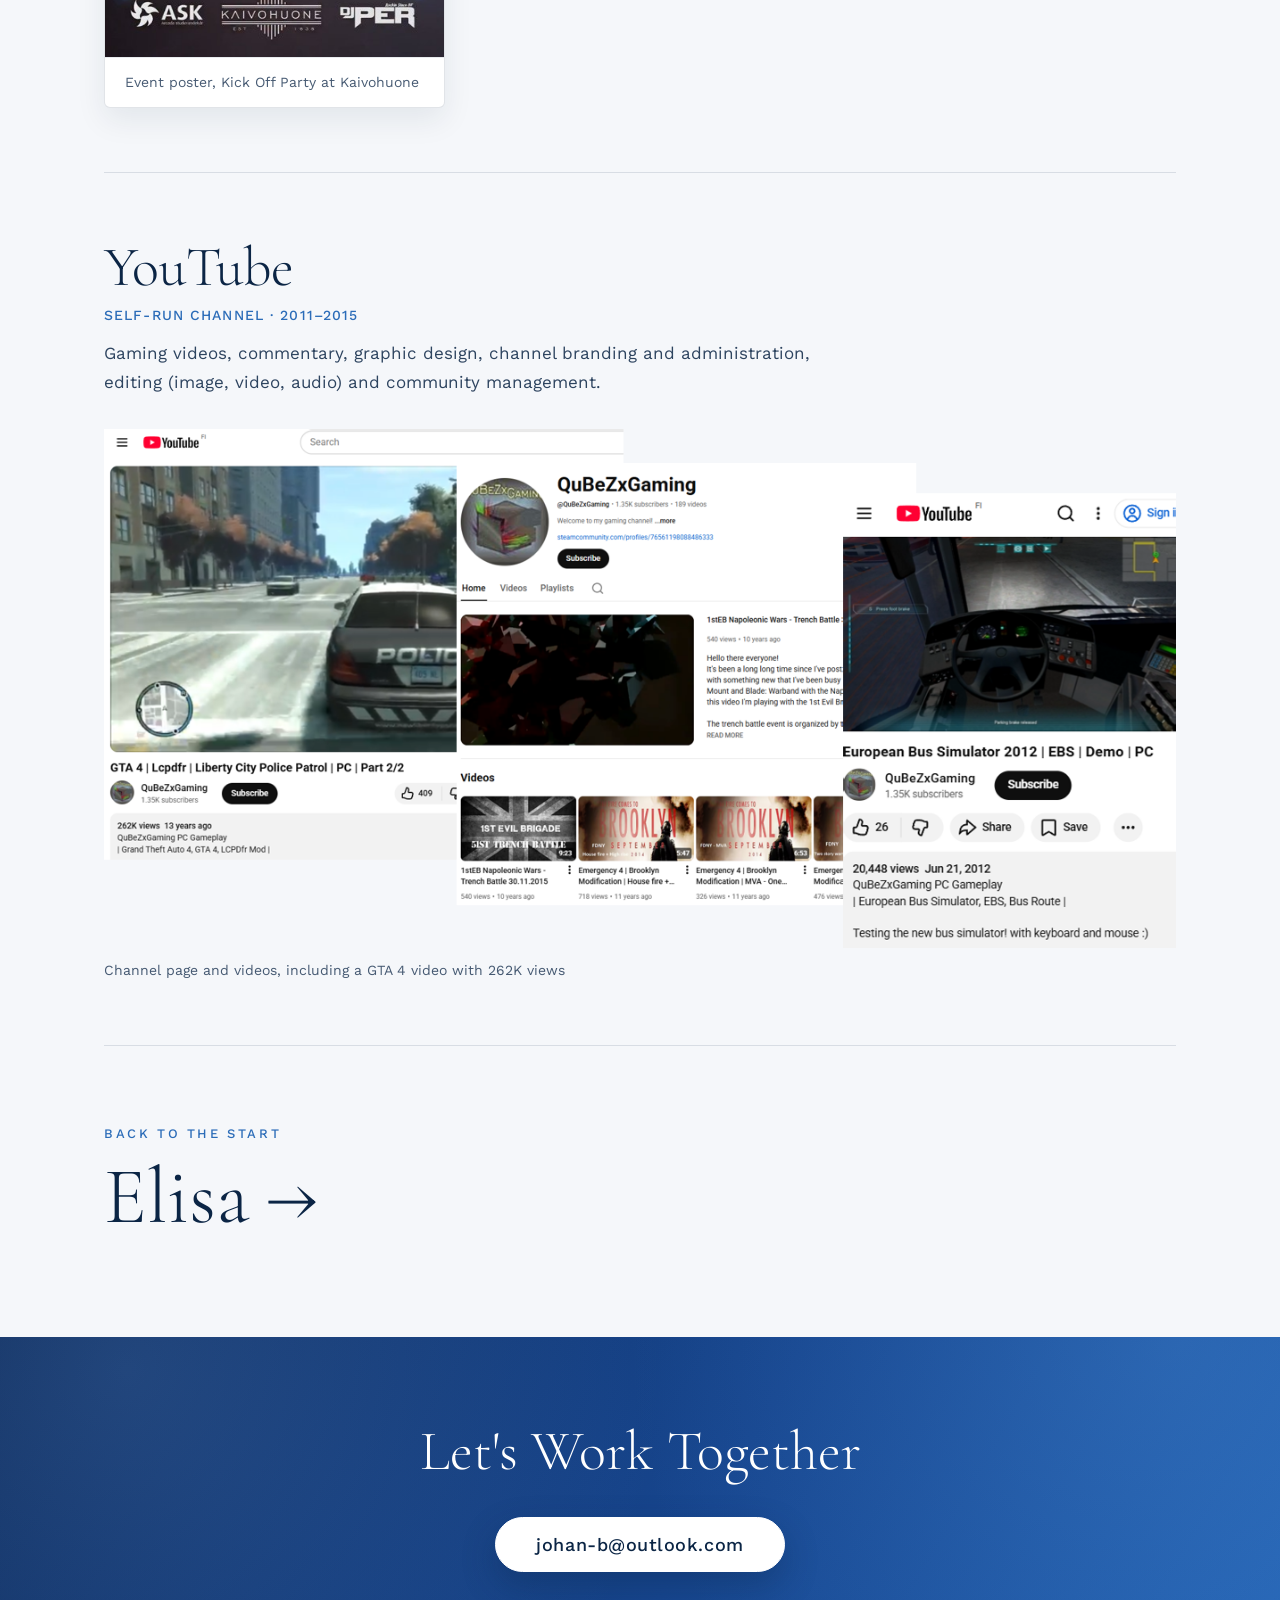
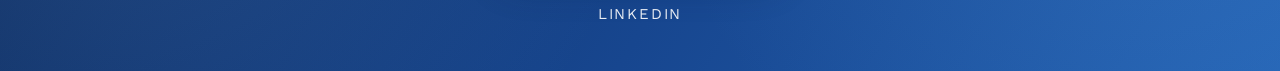
<file: cases/more-work.html>
<!DOCTYPE html>
<html lang="en">
<head>
    <meta charset="UTF-8">
    <meta name="viewport" content="width=device-width, initial-scale=1.0">
    <title>More work · Johan Björkman</title>
    <meta name="description" content="A collection of other campaigns, launches and content projects for a range of brands, gathered in one place.">
    <meta property="og:type" content="article">
    <meta property="og:title" content="More work · Johan Björkman">
    <meta property="og:description" content="A collection of other campaigns, launches and content projects for a range of brands, gathered in one place.">
    <meta property="og:url" content="https://johanbjorkman.media/cases/more-work.html">
    <link rel="canonical" href="https://johanbjorkman.media/cases/more-work.html">
    <meta property="og:site_name" content="Johan Björkman">
    <meta property="og:locale" content="en_US">
    <meta property="og:image" content="https://johanbjorkman.media/og-image.jpg">
    <meta property="og:image:width" content="1200">
    <meta property="og:image:height" content="630">
    <meta property="og:image:alt" content="Johan Björkman, AI-Fluent MarCom &amp; Media Pro">
    <meta name="twitter:card" content="summary_large_image">
    <meta name="author" content="Johan Björkman">
    <meta name="robots" content="index, follow, max-image-preview:large">
    <meta name="theme-color" content="#0D2B5C">
    <link rel="icon" href="../favicon.svg" type="image/svg+xml">
    <script type="application/ld+json">
    {
      "@context": "https://schema.org",
      "@graph": [
        {
          "@type": "CreativeWork",
          "@id": "https://johanbjorkman.media/cases/more-work.html#case",
          "url": "https://johanbjorkman.media/cases/more-work.html",
          "name": "More work",
          "headline": "More work · Johan Björkman",
          "description": "A collection of other campaigns, launches and content projects for a range of brands, gathered in one place.",
          "inLanguage": "en",
          "author": {
            "@type": "Person",
            "@id": "https://johanbjorkman.media/#person",
            "name": "Johan Björkman",
            "url": "https://johanbjorkman.media/"
          },
          "isPartOf": {
            "@id": "https://johanbjorkman.media/#website"
          }
        },
        {
          "@type": "BreadcrumbList",
          "itemListElement": [
            {
              "@type": "ListItem",
              "position": 1,
              "name": "Johan Björkman",
              "item": "https://johanbjorkman.media/"
            },
            {
              "@type": "ListItem",
              "position": 2,
              "name": "More work",
              "item": "https://johanbjorkman.media/cases/more-work.html"
            }
          ]
        }
      ]
    }
    </script>
    <link rel="preconnect" href="https://fonts.googleapis.com">
    <link rel="preconnect" href="https://fonts.gstatic.com" crossorigin>
    <link href="https://fonts.googleapis.com/css2?family=Cormorant+Garamond:wght@300;400;600&family=Work+Sans:wght@300;400;500&display=swap" rel="stylesheet">
    <link rel="stylesheet" href="case.css">
</head>
<body class="case-more-work">
    <nav class="case-nav" aria-label="Site">
        <a class="brand" href="../index.html">Johan Björkman</a>
        <a href="../index.html#more-work">← All work</a>
    </nav>

    <header class="case-hero">
        <div class="wrap">
            <p class="eyebrow">Selected projects</p>
            <h1>More work</h1>
            <p class="case-role">Campaigns, launches and content for a range of brands</p>
        </div>
    </header>

    <main>
        <div class="wrap">
            <!-- Bigger projects use the campaign blocks from the case pages.
                 Files live in cases/media/more-work/<project>/. -->
            <section class="campaign" aria-labelledby="pv-title">
                <header class="campaign-header">
                    <h2 id="pv-title">Puolustusvoimat: Intti edessä feat. Jalmafi</h2>
                    <p>Influencer collaboration · December 2018 – January 2019</p>
                </header>
                <div class="gallery-grid campaign-feature">
                    <figure class="media">
                        <video src="media/more-work/puolustusvoimat/kengannauhat-intti-edessa-episode.mp4" poster="media/more-work/puolustusvoimat/kengannauhat-intti-edessa-episode-poster.jpg" controls playsinline preload="none" aria-label="Intti edessä feat. Jalmafi episode on the Puolustusvoimat YouTube channel"></video>
                        <figcaption>Intti edessä feat. Jalmafi episode, Puolustusvoimat YouTube</figcaption>
                    </figure>
                    <figure class="media">
                        <video src="media/more-work/puolustusvoimat/jalmafi-ensimmaiset-paivat-inspisode-197.mp4" poster="media/more-work/puolustusvoimat/jalmafi-ensimmaiset-paivat-inspisode-197-poster.jpg" controls playsinline preload="none" aria-label="Jalmafi YouTube video about the first days of military service"></video>
                        <figcaption>Ensimmäiset päivät intissä, Inspisode 197, Jalmafi YouTube</figcaption>
                    </figure>
                </div>
                <div class="masonry">
                    <figure class="media">
                        <img src="media/more-work/puolustusvoimat/instagram-teaser-post.jpg" alt="Puolustusvoimat Instagram post teasing the Jalmafi series" loading="lazy">
                        <figcaption>Teaser post, Puolustusvoimat Instagram</figcaption>
                    </figure>
                    <figure class="media">
                        <img src="media/more-work/puolustusvoimat/instagram-takeover-grid.jpg" alt="Inttielämää Instagram grid announcing that Jalmafi takes over the Defence Forces social channels on 3 to 10 January" loading="lazy">
                        <figcaption>Social channel takeover, Inttielämää Instagram, 3–10 January 2019</figcaption>
                    </figure>
                    <figure class="media">
                        <img src="media/more-work/puolustusvoimat/twitter-launch-post.jpg" alt="Puolustusvoimat Twitter post launching the series with Jalmafi" loading="lazy">
                        <figcaption>Series launch post, Puolustusvoimat Twitter</figcaption>
                    </figure>
                    <figure class="media">
                        <img src="media/more-work/puolustusvoimat/youtube-ala-keuli-episode.jpg" alt="Intti edessä feat. Jalmafi episode on YouTube" loading="lazy">
                        <figcaption>Intti edessä episode, Puolustusvoimat YouTube</figcaption>
                    </figure>
                    <figure class="media">
                        <img src="media/more-work/puolustusvoimat/inttielamaa-instagram-post.jpg" alt="Inttielämää Instagram post announcing the Jalmafi takeover" loading="lazy">
                        <figcaption>Takeover announcement, Inttielämää Instagram</figcaption>
                    </figure>
                    <figure class="media">
                        <img src="media/more-work/puolustusvoimat/jalmafi-youtube-inspisode-196.jpg" alt="Jalmafi YouTube video on preparing for military service" loading="lazy">
                        <figcaption>Miten valmistauduin inttiin, Inspisode 196, Jalmafi YouTube</figcaption>
                    </figure>
                </div>
            </section>

            <section class="campaign" aria-labelledby="smokery-title">
                <header class="campaign-header">
                    <h2 id="smokery-title">Smokery</h2>
                    <p>Co-founder and marketing manager · 2026–present</p>
                    <p class="campaign-summary">AI-assisted app development and marketing work (Claude Code, Next.js, React, Tailwind CSS), content and design workflows, branding.</p>
                </header>
                <div class="campaign-feature">
                    <figure class="media">
                        <img src="media/more-work/smokery/landing-page-desktop-light.jpg" alt="Smokery landing page on desktop with the headline Never Forget a Great Smoke and an app dashboard mockup" loading="lazy">
                        <figcaption>Landing page, desktop</figcaption>
                    </figure>
                </div>
                <div class="masonry">
                    <figure class="media">
                        <img src="media/more-work/smokery/landing-page-phone-dark.jpg" alt="Smokery landing page on a phone in the dark theme" loading="lazy">
                        <figcaption>Landing page, phone, dark theme</figcaption>
                    </figure>
                    <figure class="media">
                        <img src="media/more-work/smokery/cigar-search-light.jpg" alt="Smokery section promoting search across 40,000+ cigars" loading="lazy">
                        <figcaption>Cigar database section</figcaption>
                    </figure>
                    <figure class="media">
                        <img src="media/more-work/smokery/flavor-tags-dark.jpg" alt="Smokery Flavor Intelligence section with flavor tags in the dark theme" loading="lazy">
                        <figcaption>Flavor Intelligence section, dark theme</figcaption>
                    </figure>
                    <figure class="media">
                        <img src="media/more-work/smokery/flavor-tags-light.jpg" alt="Smokery Flavor Intelligence section with flavor tags in the light theme" loading="lazy">
                        <figcaption>Flavor Intelligence section, light theme</figcaption>
                    </figure>
                    <figure class="media">
                        <img src="media/more-work/smokery/guides-home-dark.jpg" alt="Smokery field guide index page" loading="lazy">
                        <figcaption>The Smokery Field Guide, guide index</figcaption>
                    </figure>
                    <figure class="media">
                        <img src="media/more-work/smokery/guide-article-dark.jpg" alt="Smokery guide article Cigars for Beginners" loading="lazy">
                        <figcaption>Guide article, Cigars for Beginners</figcaption>
                    </figure>
                </div>
            </section>

            <section class="campaign" aria-labelledby="twitch-title">
                <header class="campaign-header">
                    <h2 id="twitch-title">Twitch</h2>
                    <p>Self-run channel · 2020–2024</p>
                    <p class="campaign-summary">Livestreaming, online events, server hosting, graphic design, editing (image, video, audio), channel branding and administration, community and brand management.</p>
                </header>
                <div class="gallery-grid">
                    <figure class="media">
                        <img src="media/more-work/twitch/channel-about-page.jpg" alt="Cubiie Twitch channel About page with channel panels and goals" loading="lazy">
                        <figcaption>Channel page and panels</figcaption>
                    </figure>
                    <figure class="media">
                        <img src="media/more-work/twitch/my-summer-car-stream-clip.jpg" alt="Twitch clip from a My Summer Car stream with a facecam" loading="lazy">
                        <figcaption>Stream clip, My Summer Car</figcaption>
                    </figure>
                    <figure class="media">
                        <img src="media/more-work/twitch/chat-game-stream-start.jpg" alt="Stream starting screen with a chat game where viewers join as characters" loading="lazy">
                        <figcaption>Interactive chat game before the stream starts</figcaption>
                    </figure>
                    <figure class="media">
                        <img src="media/more-work/twitch/kukoro-chat-game-stream.jpg" alt="Kukoro chat game on stream with chat commands and a facecam" loading="lazy">
                        <figcaption>Kukoro chat game with viewer commands</figcaption>
                    </figure>
                </div>
            </section>

            <section class="campaign" aria-labelledby="dj-per-title">
                <header class="campaign-header">
                    <h2 id="dj-per-title">DJ Per</h2>
                    <p>Artist and marketing manager · 2015–2020</p>
                    <p class="campaign-summary">Event organising, video and photography, social media management and behind-the-scenes media.</p>
                </header>
                <div class="masonry">
                    <figure class="media">
                        <img src="media/more-work/dj-per/instagram-profile.jpg" alt="DJ Per Instagram profile with highlights and posts" loading="lazy">
                        <figcaption>Instagram profile, thedjper</figcaption>
                    </figure>
                    <figure class="media">
                        <img src="media/more-work/dj-per/kick-off-party-poster.jpg" alt="Kick Off Party event poster with ASK, Kaivohuone and DJ Per logos" loading="lazy">
                        <figcaption>Event poster, Kick Off Party at Kaivohuone</figcaption>
                    </figure>
                    <figure class="media">
                        <img src="media/more-work/dj-per/artist-bio.jpg" alt="DJ Per artist bio text" loading="lazy">
                        <figcaption>Artist bio</figcaption>
                    </figure>
                    <figure class="media">
                        <img src="media/more-work/dj-per/instagram-post-summer-heat.jpg" alt="DJ Per Instagram post of a DJ set photo, November 2019" loading="lazy">
                        <figcaption>Instagram post, November 2019</figcaption>
                    </figure>
                    <figure class="media">
                        <img src="media/more-work/dj-per/instagram-post-lebonk-gig.jpg" alt="DJ Per Instagram post from a gig at club LeBonk, November 2016" loading="lazy">
                        <figcaption>Instagram post, gig at LeBonk, November 2016</figcaption>
                    </figure>
                </div>
            </section>

            <section class="campaign" aria-labelledby="youtube-title">
                <header class="campaign-header">
                    <h2 id="youtube-title">YouTube</h2>
                    <p>Self-run channel · 2011–2015</p>
                    <p class="campaign-summary">Gaming videos, commentary, graphic design, channel branding and administration, editing (image, video, audio) and community management.</p>
                </header>
                <div class="campaign-feature">
                    <figure class="media media--bare">
                        <img src="media/more-work/youtube/qubezxgaming-channel-collage.png" alt="QuBeZxGaming YouTube channel page with 1.35K subscribers, a GTA 4 video with 262K views and a European Bus Simulator video" loading="lazy">
                        <figcaption>Channel page and videos, including a GTA 4 video with 262K views</figcaption>
                    </figure>
                </div>
            </section>

            <a class="next-case" href="elisa.html">
                <p class="eyebrow">Back to the start</p>
                <strong>Elisa <span aria-hidden="true">→</span></strong>
            </a>
        </div>
    </main>

    <footer class="case-footer">
        <div class="wrap">
            <h2>Let's Work Together</h2>
            <a class="footer-cta" href="mailto:johan-b@outlook.com">johan-b@outlook.com</a>
            <nav class="footer-links" aria-label="Social links">
                <a href="https://www.linkedin.com/in/johansbjorkman/" target="_blank" rel="noopener noreferrer">LinkedIn</a>
            </nav>
        </div>
    </footer>

    <dialog class="lightbox" aria-label="Enlarged picture">
        <button type="button" aria-label="Close">&times;</button>
        <img alt="">
    </dialog>

    <script src="case.js"></script>
</body>
</html>
</file>
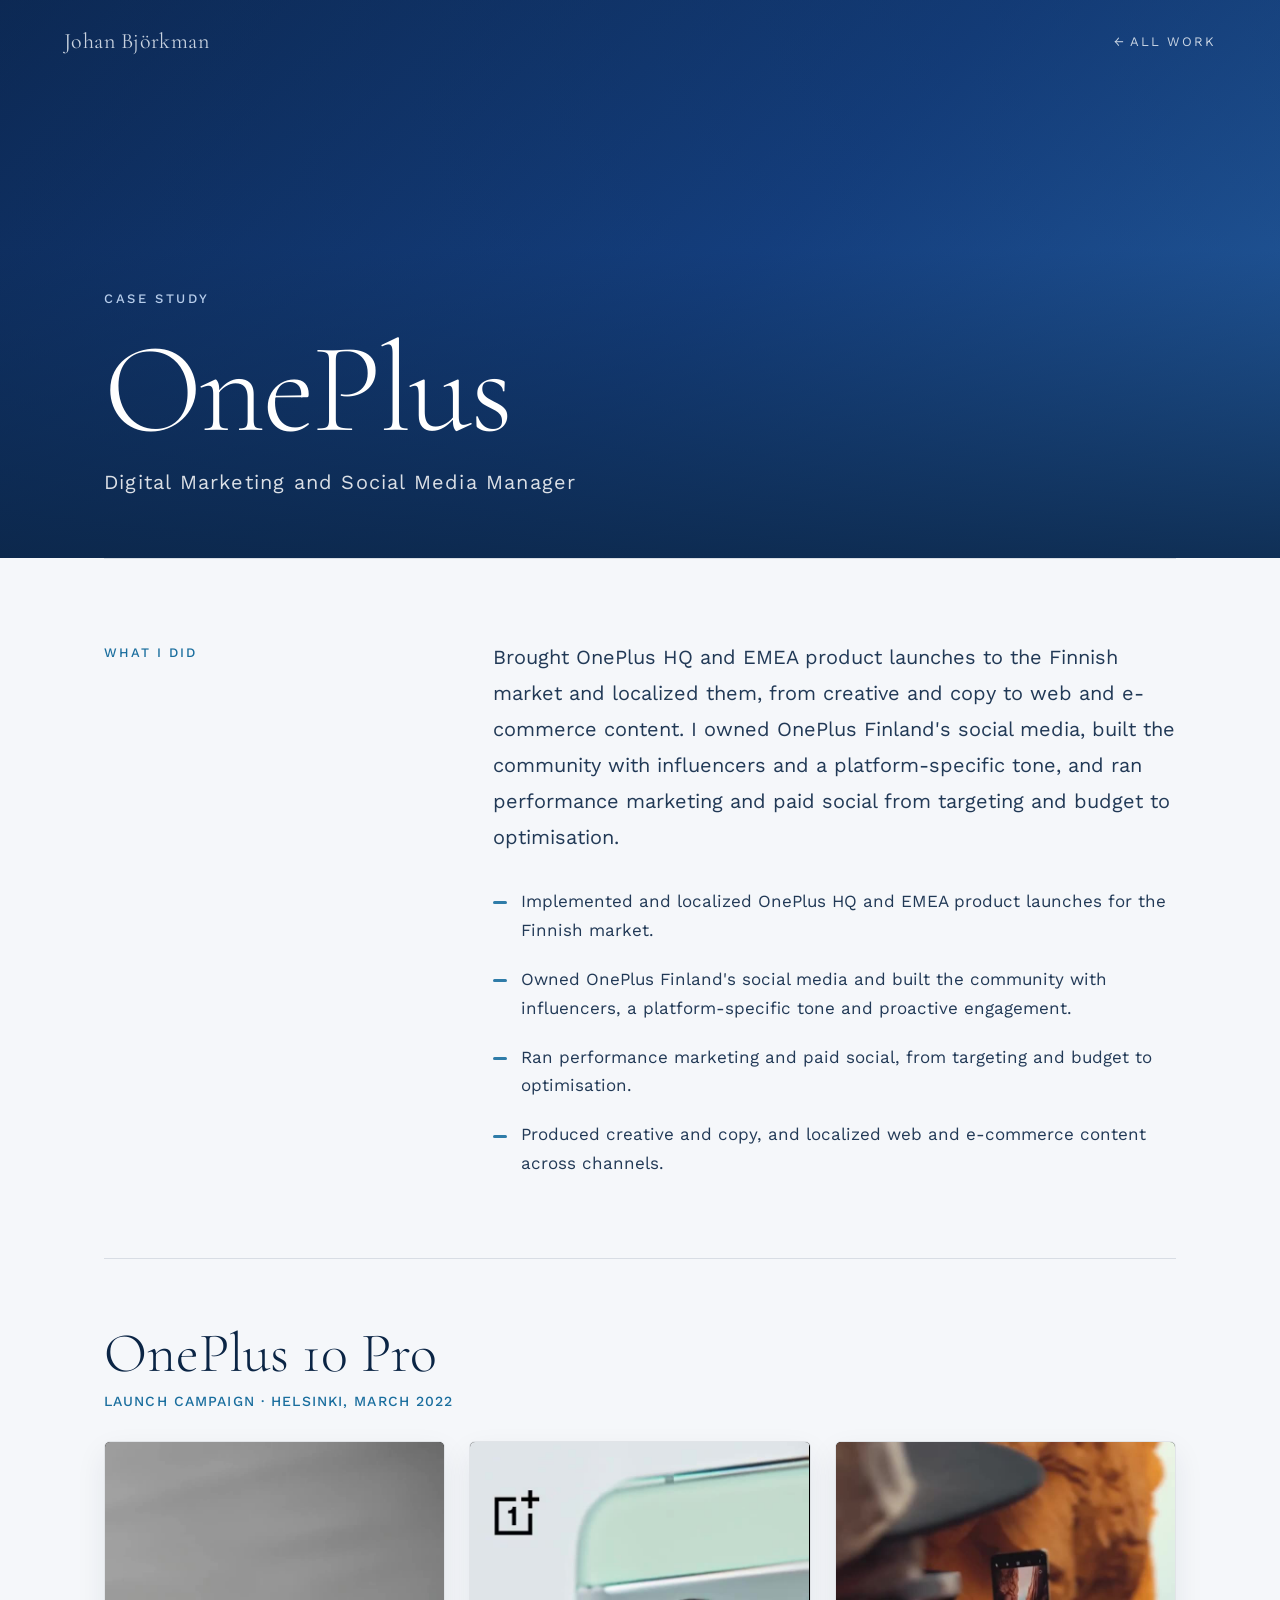
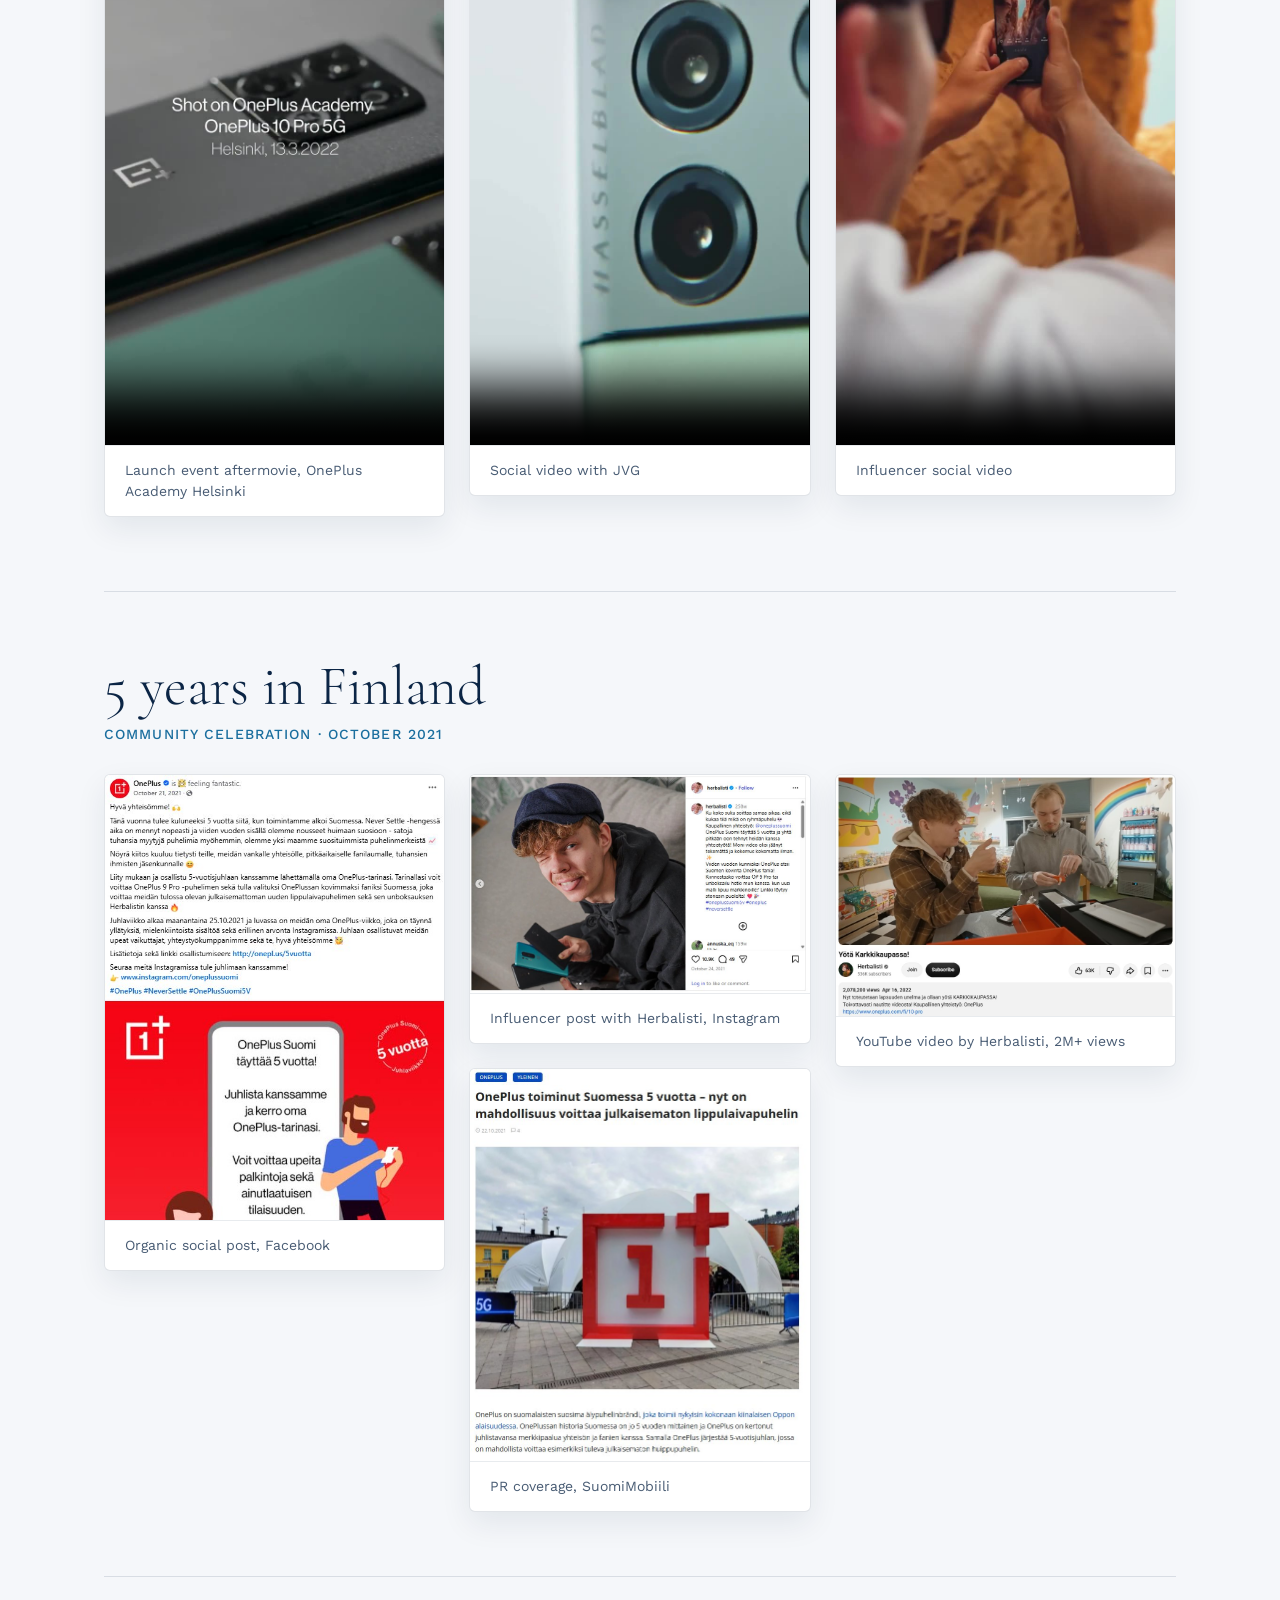
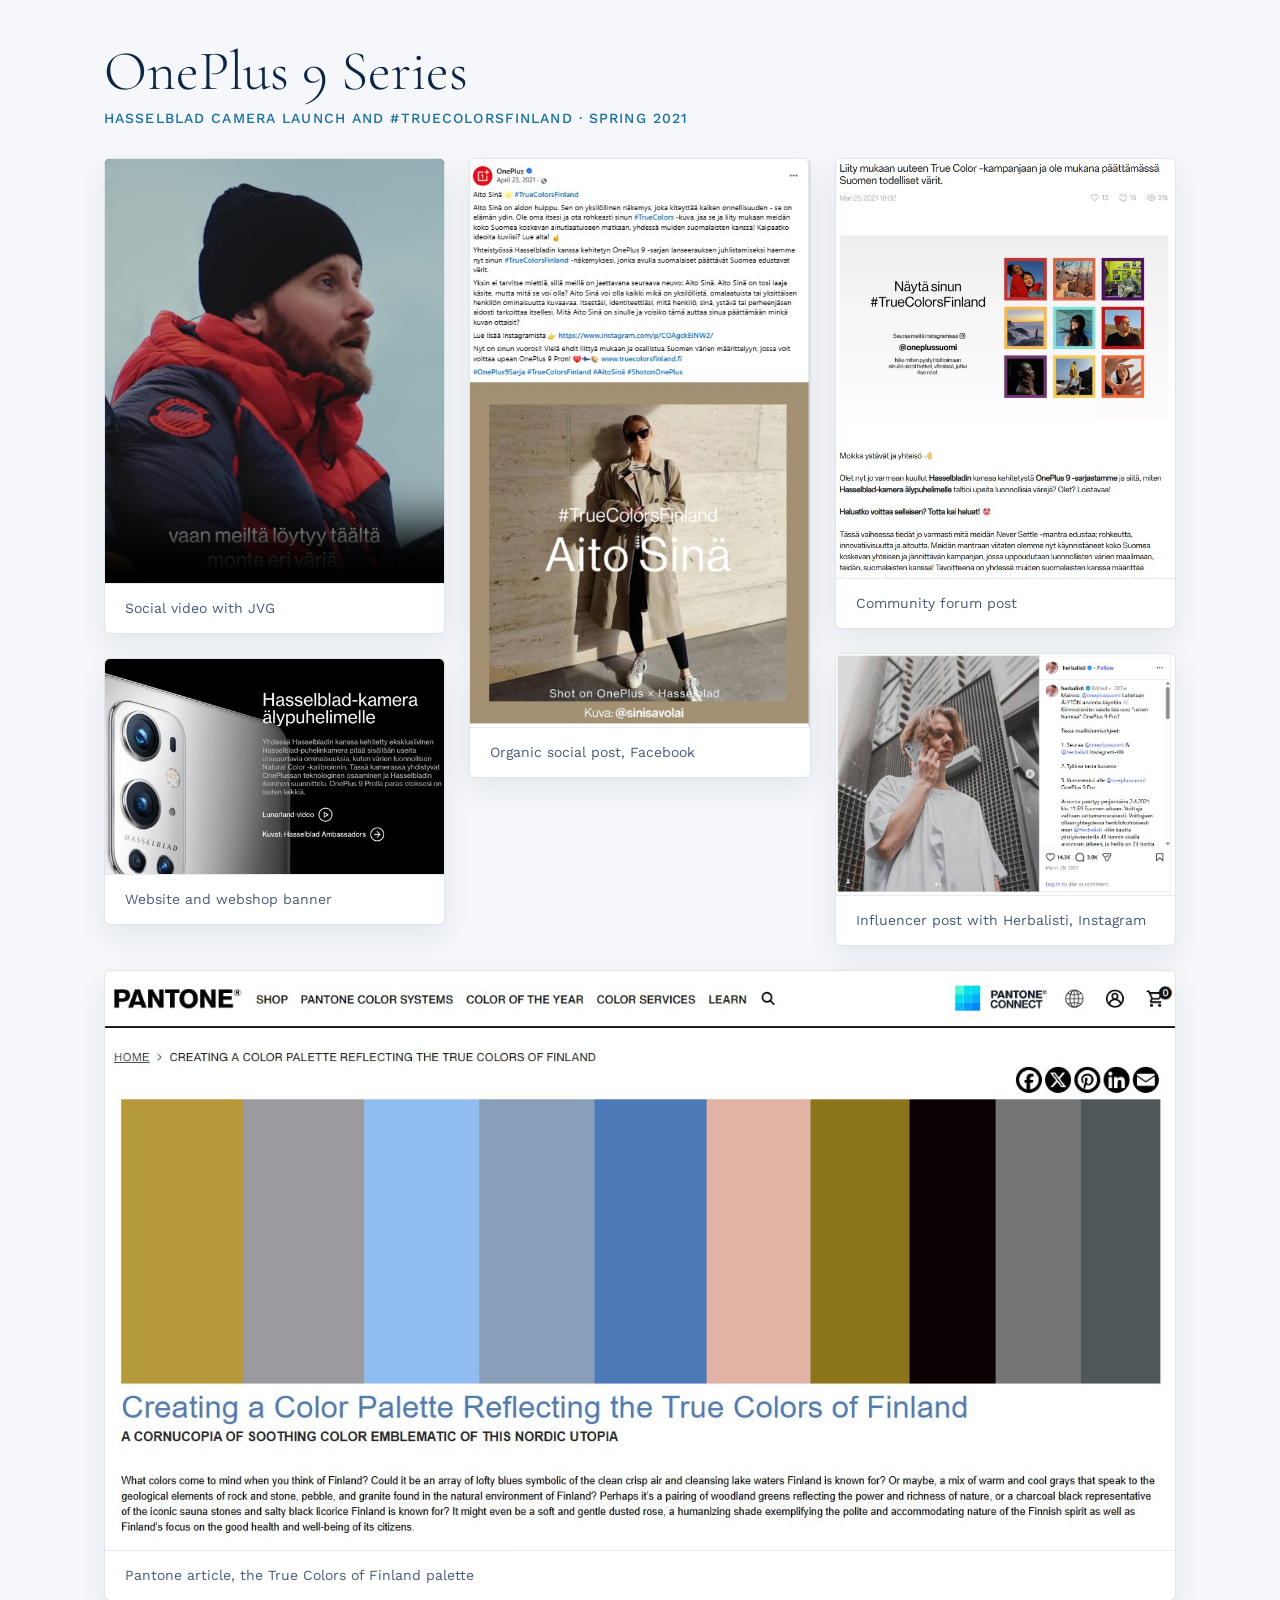
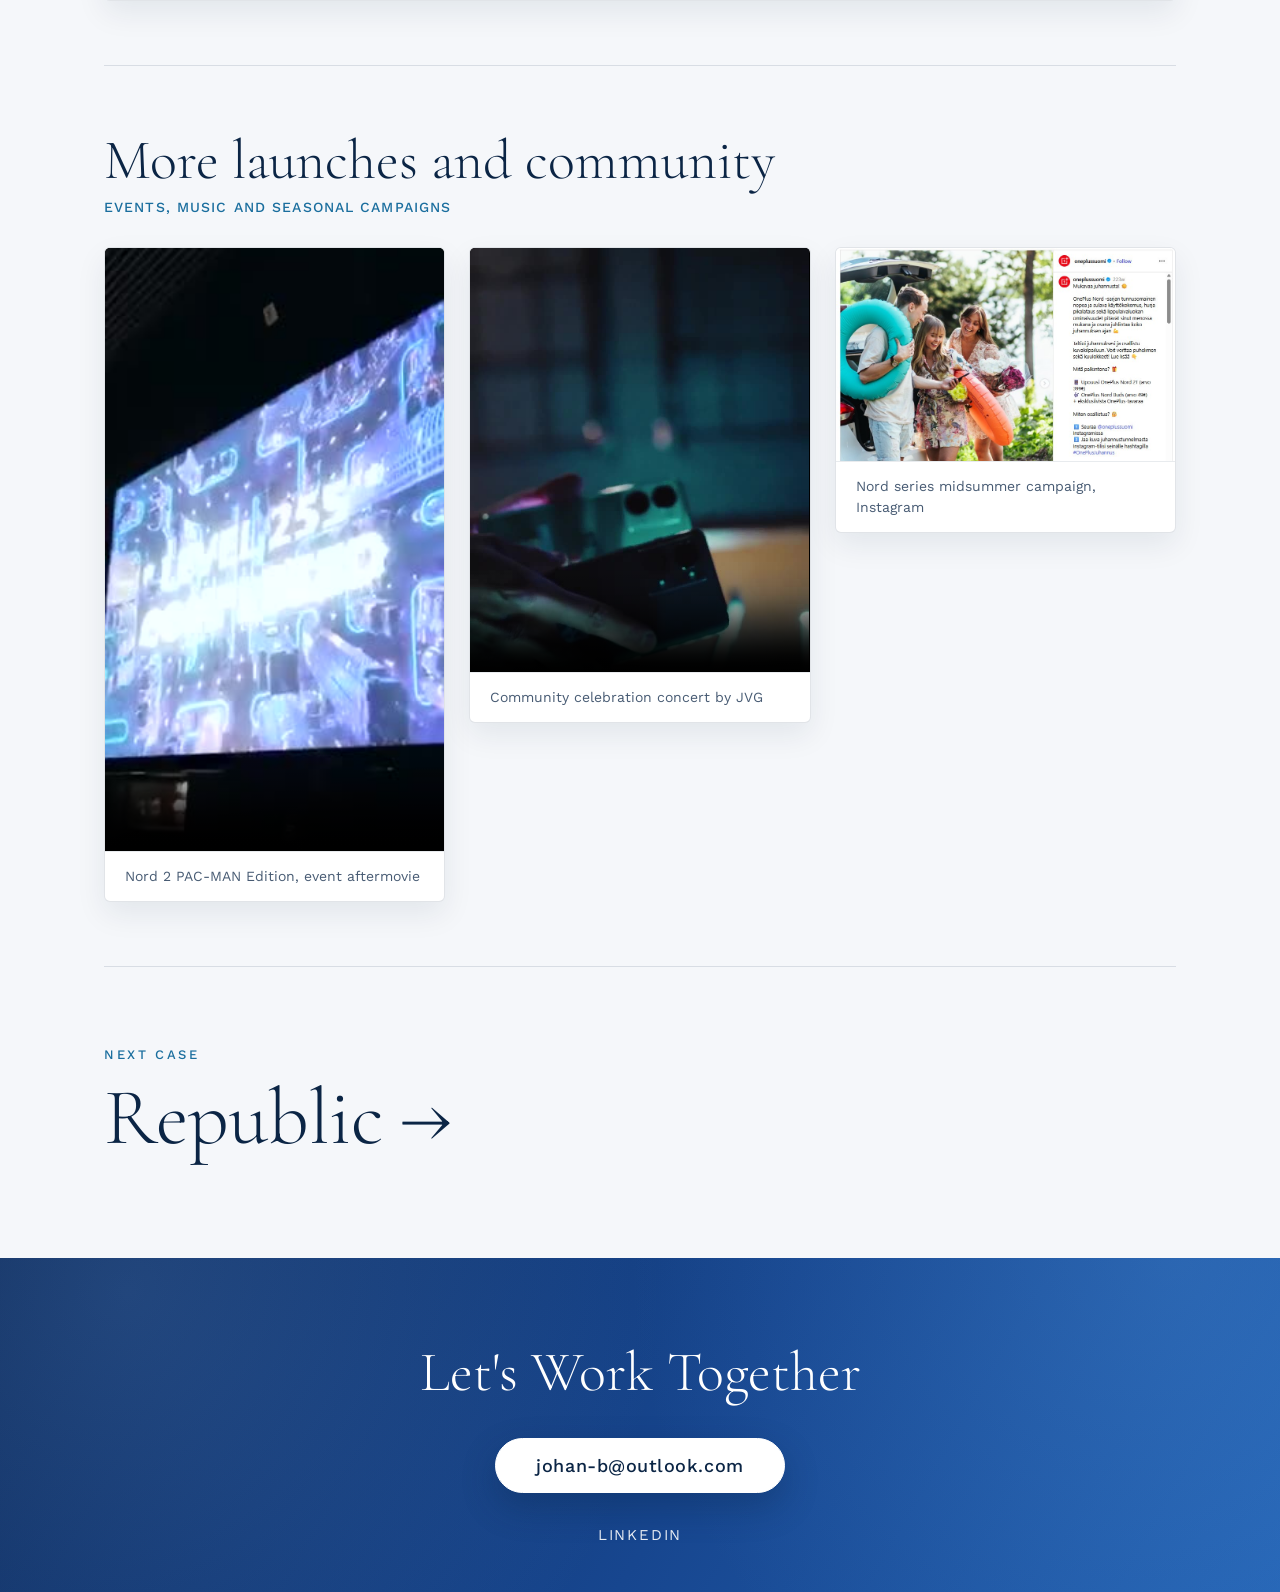
<file: cases/oneplus.html>
<!DOCTYPE html>
<html lang="en">
<head>
    <meta charset="UTF-8">
    <meta name="viewport" content="width=device-width, initial-scale=1.0">
    <title>OnePlus case study · Johan Björkman</title>
    <meta name="description" content="Launching OnePlus devices in Finland and growing the brand, from localized launch creative to social media and paid performance.">
    <meta property="og:type" content="article">
    <meta property="og:title" content="OnePlus case study · Johan Björkman">
    <meta property="og:description" content="Launching OnePlus devices in Finland and growing the brand, from localized launch creative to social media and paid performance.">
    <meta property="og:url" content="https://johanbjorkman.media/cases/oneplus.html">
    <link rel="canonical" href="https://johanbjorkman.media/cases/oneplus.html">
    <meta property="og:site_name" content="Johan Björkman">
    <meta property="og:locale" content="en_US">
    <meta property="og:image" content="https://johanbjorkman.media/og-image.jpg">
    <meta property="og:image:width" content="1200">
    <meta property="og:image:height" content="630">
    <meta property="og:image:alt" content="Johan Björkman, AI-Fluent MarCom &amp; Media Pro">
    <meta name="twitter:card" content="summary_large_image">
    <meta name="author" content="Johan Björkman">
    <meta name="robots" content="index, follow, max-image-preview:large">
    <meta name="theme-color" content="#0D2B5C">
    <link rel="icon" href="../favicon.svg" type="image/svg+xml">
    <script type="application/ld+json">
    {
      "@context": "https://schema.org",
      "@graph": [
        {
          "@type": "CreativeWork",
          "@id": "https://johanbjorkman.media/cases/oneplus.html#case",
          "url": "https://johanbjorkman.media/cases/oneplus.html",
          "name": "OnePlus case study",
          "headline": "OnePlus case study · Johan Björkman",
          "description": "Launching OnePlus devices in Finland and growing the brand, from localized launch creative to social media and paid performance.",
          "inLanguage": "en",
          "author": {
            "@type": "Person",
            "@id": "https://johanbjorkman.media/#person",
            "name": "Johan Björkman",
            "url": "https://johanbjorkman.media/"
          },
          "about": {
            "@type": "Organization",
            "name": "OnePlus"
          },
          "isPartOf": {
            "@id": "https://johanbjorkman.media/#website"
          }
        },
        {
          "@type": "BreadcrumbList",
          "itemListElement": [
            {
              "@type": "ListItem",
              "position": 1,
              "name": "Johan Björkman",
              "item": "https://johanbjorkman.media/"
            },
            {
              "@type": "ListItem",
              "position": 2,
              "name": "OnePlus case study",
              "item": "https://johanbjorkman.media/cases/oneplus.html"
            }
          ]
        }
      ]
    }
    </script>
    <link rel="preconnect" href="https://fonts.googleapis.com">
    <link rel="preconnect" href="https://fonts.gstatic.com" crossorigin>
    <link href="https://fonts.googleapis.com/css2?family=Cormorant+Garamond:wght@300;400;600&family=Work+Sans:wght@300;400;500&display=swap" rel="stylesheet">
    <link rel="stylesheet" href="case.css">
</head>
<body class="case-oneplus">
    <nav class="case-nav" aria-label="Site">
        <a class="brand" href="../index.html">Johan Björkman</a>
        <a href="../index.html#oneplus">← All work</a>
    </nav>

    <header class="case-hero">
        <video autoplay muted loop playsinline preload="metadata" aria-hidden="true">
            <source src="../oneplus.mp4" type="video/mp4">
        </video>
        <div class="wrap">
            <p class="eyebrow">Case study</p>
            <h1>OnePlus</h1>
            <p class="case-role">Digital Marketing and Social Media Manager</p>
        </div>
    </header>

    <main>
        <div class="wrap">
            <section class="case-section" aria-labelledby="did-title">
                <h2 id="did-title">What I did</h2>
                <div>
                    <p>Brought OnePlus HQ and EMEA product launches to the Finnish market and localized them, from creative and copy to web and e-commerce content. I owned OnePlus Finland's social media, built the community with influencers and a platform-specific tone, and ran performance marketing and paid social from targeting and budget to optimisation.</p>
                    <ul>
                        <li>Implemented and localized OnePlus HQ and EMEA product launches for the Finnish market.</li>
                        <li>Owned OnePlus Finland's social media and built the community with influencers, a platform-specific tone and proactive engagement.</li>
                        <li>Ran performance marketing and paid social, from targeting and budget to optimisation.</li>
                        <li>Produced creative and copy, and localized web and e-commerce content across channels.</li>
                    </ul>
                </div>
            </section>

            <!-- Campaigns. Files live in cases/media/oneplus/<campaign>/.
                 Same building blocks as the Elisa page: .masonry for pictures and videos of
                 any shape, .campaign-feature for one full-width item. -->
            <section class="campaign" aria-labelledby="oneplus-10-pro-title">
                <header class="campaign-header">
                    <h2 id="oneplus-10-pro-title">OnePlus 10 Pro</h2>
                    <p>Launch campaign · Helsinki, March 2022</p>
                </header>
                <div class="masonry">
                    <figure class="media">
                        <video src="media/oneplus/oneplus-10-pro/launch-event-aftermovie.mp4" poster="media/oneplus/oneplus-10-pro/launch-event-aftermovie-poster.jpg" controls playsinline preload="none" aria-label="OnePlus 10 Pro launch event aftermovie"></video>
                        <figcaption>Launch event aftermovie, OnePlus Academy Helsinki</figcaption>
                    </figure>
                    <figure class="media">
                        <video src="media/oneplus/oneplus-10-pro/jvg-social-video.mp4" poster="media/oneplus/oneplus-10-pro/jvg-social-video-poster.jpg" controls playsinline preload="none" aria-label="OnePlus 10 Pro social video with JVG"></video>
                        <figcaption>Social video with JVG</figcaption>
                    </figure>
                    <figure class="media">
                        <video src="media/oneplus/oneplus-10-pro/influencer-video.mp4" poster="media/oneplus/oneplus-10-pro/influencer-video-poster.jpg" controls playsinline preload="none" aria-label="OnePlus 10 Pro influencer video"></video>
                        <figcaption>Influencer social video</figcaption>
                    </figure>
                </div>
            </section>

            <section class="campaign" aria-labelledby="five-years-title">
                <header class="campaign-header">
                    <h2 id="five-years-title">5 years in Finland</h2>
                    <p>Community celebration · October 2021</p>
                </header>
                <div class="masonry">
                    <figure class="media">
                        <img src="media/oneplus/5-years-in-finland/facebook-post.jpg" alt="OnePlus Finland Facebook post celebrating five years in Finland" loading="lazy">
                        <figcaption>Organic social post, Facebook</figcaption>
                    </figure>
                    <figure class="media">
                        <img src="media/oneplus/5-years-in-finland/herbalisti-instagram-post.jpg" alt="Herbalisti Instagram post for the OnePlus Finland five-year celebration" loading="lazy">
                        <figcaption>Influencer post with Herbalisti, Instagram</figcaption>
                    </figure>
                    <figure class="media">
                        <img src="media/oneplus/5-years-in-finland/suomimobiili-article.jpg" alt="SuomiMobiili article about OnePlus five years in Finland" loading="lazy">
                        <figcaption>PR coverage, SuomiMobiili</figcaption>
                    </figure>
                    <figure class="media">
                        <img src="media/oneplus/5-years-in-finland/herbalisti-youtube-video.jpg" alt="Herbalisti YouTube video in collaboration with OnePlus, over 2 million views" loading="lazy">
                        <figcaption>YouTube video by Herbalisti, 2M+ views</figcaption>
                    </figure>
                </div>
            </section>

            <section class="campaign" aria-labelledby="oneplus-9-title">
                <header class="campaign-header">
                    <h2 id="oneplus-9-title">OnePlus 9 Series</h2>
                    <p>Hasselblad camera launch and #TrueColorsFinland · Spring 2021</p>
                </header>
                <div class="masonry">
                    <figure class="media">
                        <video src="media/oneplus/oneplus-9-series/jvg-social-video.mp4" poster="media/oneplus/oneplus-9-series/jvg-social-video-poster.jpg" controls playsinline preload="none" aria-label="OnePlus 9 Series social video with JVG"></video>
                        <figcaption>Social video with JVG</figcaption>
                    </figure>
                    <figure class="media">
                        <img src="media/oneplus/oneplus-9-series/website-banner.jpg" alt="OnePlus 9 Pro Hasselblad camera banner on the OnePlus website" loading="lazy">
                        <figcaption>Website and webshop banner</figcaption>
                    </figure>
                    <figure class="media">
                        <img src="media/oneplus/oneplus-9-series/facebook-post.jpg" alt="OnePlus Finland Facebook post for #TrueColorsFinland" loading="lazy">
                        <figcaption>Organic social post, Facebook</figcaption>
                    </figure>
                    <figure class="media">
                        <img src="media/oneplus/oneplus-9-series/forum-post.jpg" alt="OnePlus community forum post launching the True Color campaign" loading="lazy">
                        <figcaption>Community forum post</figcaption>
                    </figure>
                    <figure class="media">
                        <img src="media/oneplus/oneplus-9-series/herbalisti-instagram-post.jpg" alt="Herbalisti Instagram giveaway post for the OnePlus 9 Pro" loading="lazy">
                        <figcaption>Influencer post with Herbalisti, Instagram</figcaption>
                    </figure>
                </div>
                <div class="campaign-feature">
                    <figure class="media">
                        <img src="media/oneplus/oneplus-9-series/pantone-article.jpg" alt="Pantone article on a color palette reflecting the true colors of Finland" loading="lazy">
                        <figcaption>Pantone article, the True Colors of Finland palette</figcaption>
                    </figure>
                </div>
            </section>

            <section class="campaign" aria-labelledby="more-title">
                <header class="campaign-header">
                    <h2 id="more-title">More launches and community</h2>
                    <p>Events, music and seasonal campaigns</p>
                </header>
                <div class="masonry">
                    <figure class="media">
                        <video src="media/oneplus/nord-2-pac-man/event-aftermovie.mp4" poster="media/oneplus/nord-2-pac-man/event-aftermovie-poster.jpg" controls playsinline preload="none" aria-label="Nord 2 PAC-MAN Edition event aftermovie"></video>
                        <figcaption>Nord 2 PAC-MAN Edition, event aftermovie</figcaption>
                    </figure>
                    <figure class="media">
                        <video src="media/oneplus/community-concert/jvg-concert.mp4" poster="media/oneplus/community-concert/jvg-concert-poster.jpg" controls playsinline preload="none" aria-label="OnePlus community concert by JVG"></video>
                        <figcaption>Community celebration concert by JVG</figcaption>
                    </figure>
                    <figure class="media">
                        <img src="media/oneplus/nord-midsummer/instagram-post.jpg" alt="OnePlus Finland Instagram post for the Nord midsummer photo contest" loading="lazy">
                        <figcaption>Nord series midsummer campaign, Instagram</figcaption>
                    </figure>
                </div>
            </section>

            <a class="next-case" href="republic.html">
                <p class="eyebrow">Next case</p>
                <strong>Republic <span aria-hidden="true">→</span></strong>
            </a>
        </div>
    </main>

    <footer class="case-footer">
        <div class="wrap">
            <h2>Let's Work Together</h2>
            <a class="footer-cta" href="mailto:johan-b@outlook.com">johan-b@outlook.com</a>
            <nav class="footer-links" aria-label="Social links">
                <a href="https://www.linkedin.com/in/johansbjorkman/" target="_blank" rel="noopener noreferrer">LinkedIn</a>
            </nav>
        </div>
    </footer>

    <dialog class="lightbox" aria-label="Enlarged picture">
        <button type="button" aria-label="Close">&times;</button>
        <img alt="">
    </dialog>

    <script src="case.js"></script>
</body>
</html>
</file>
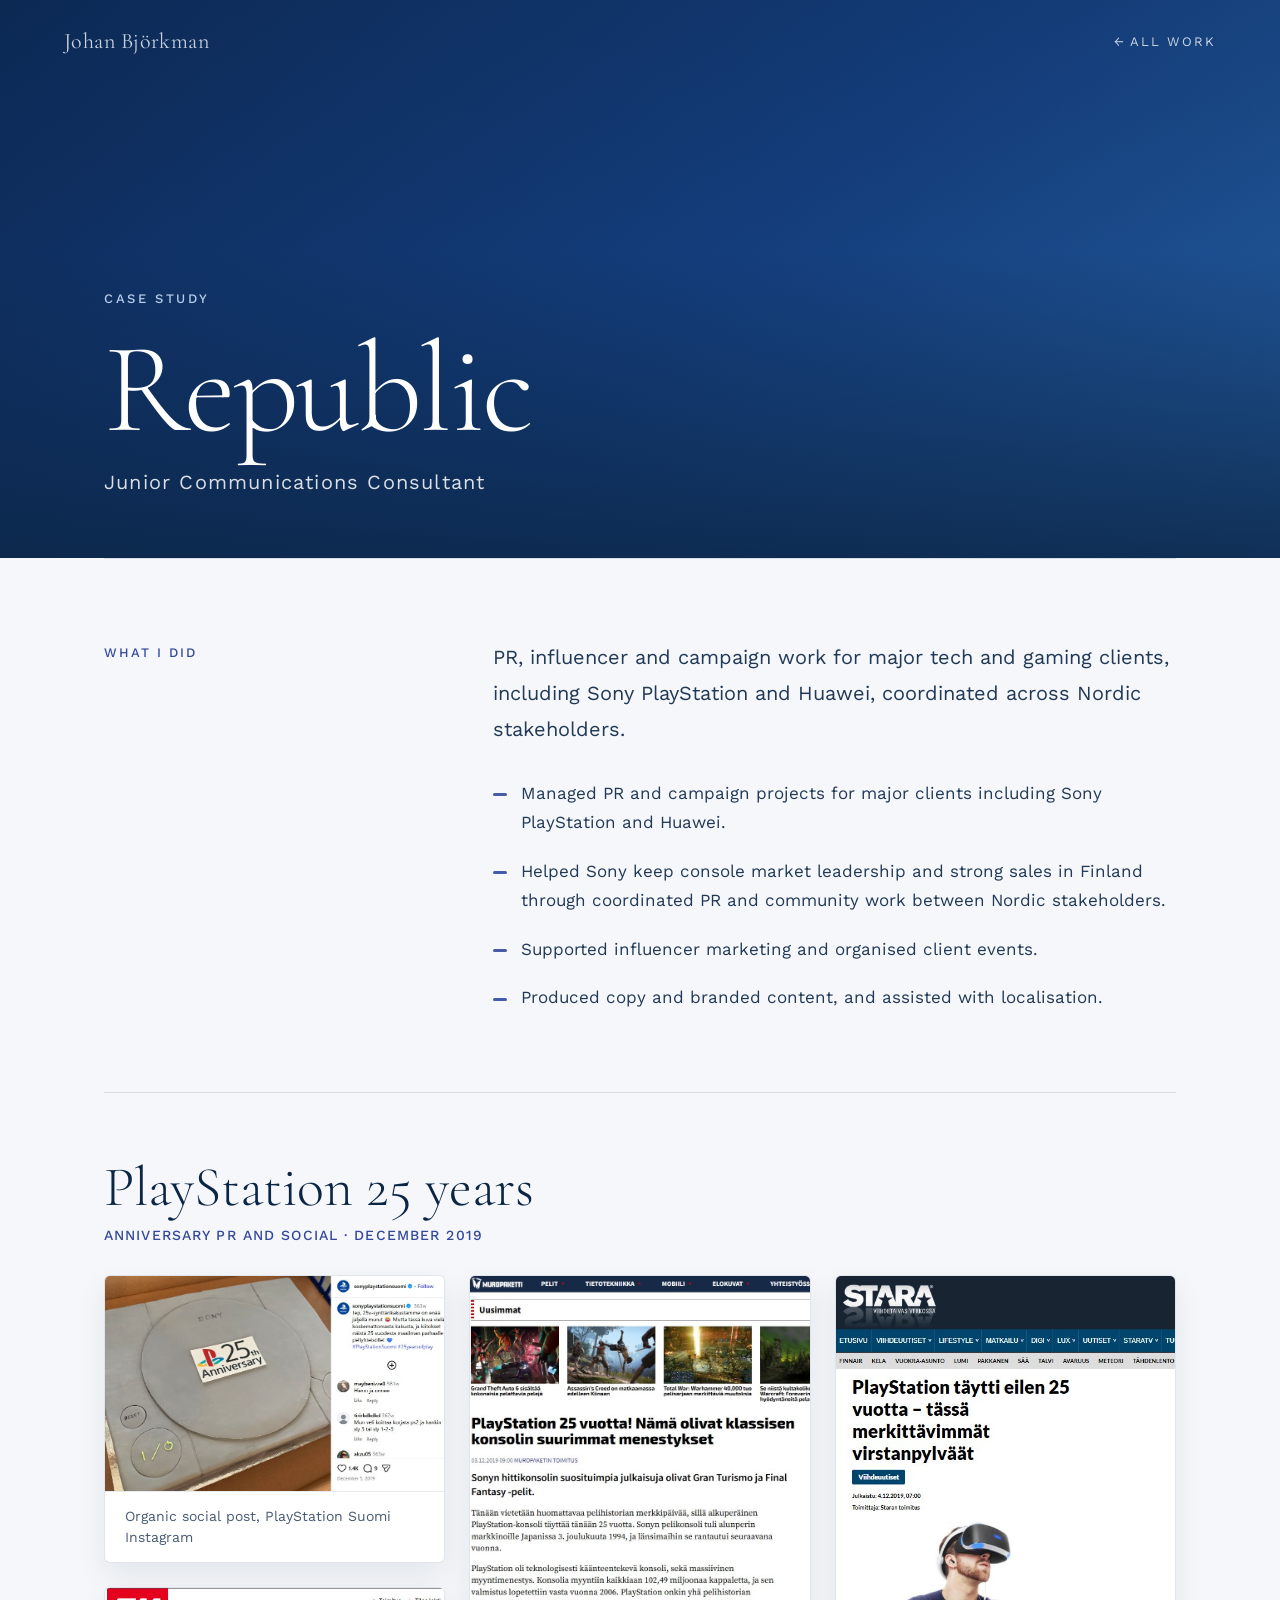
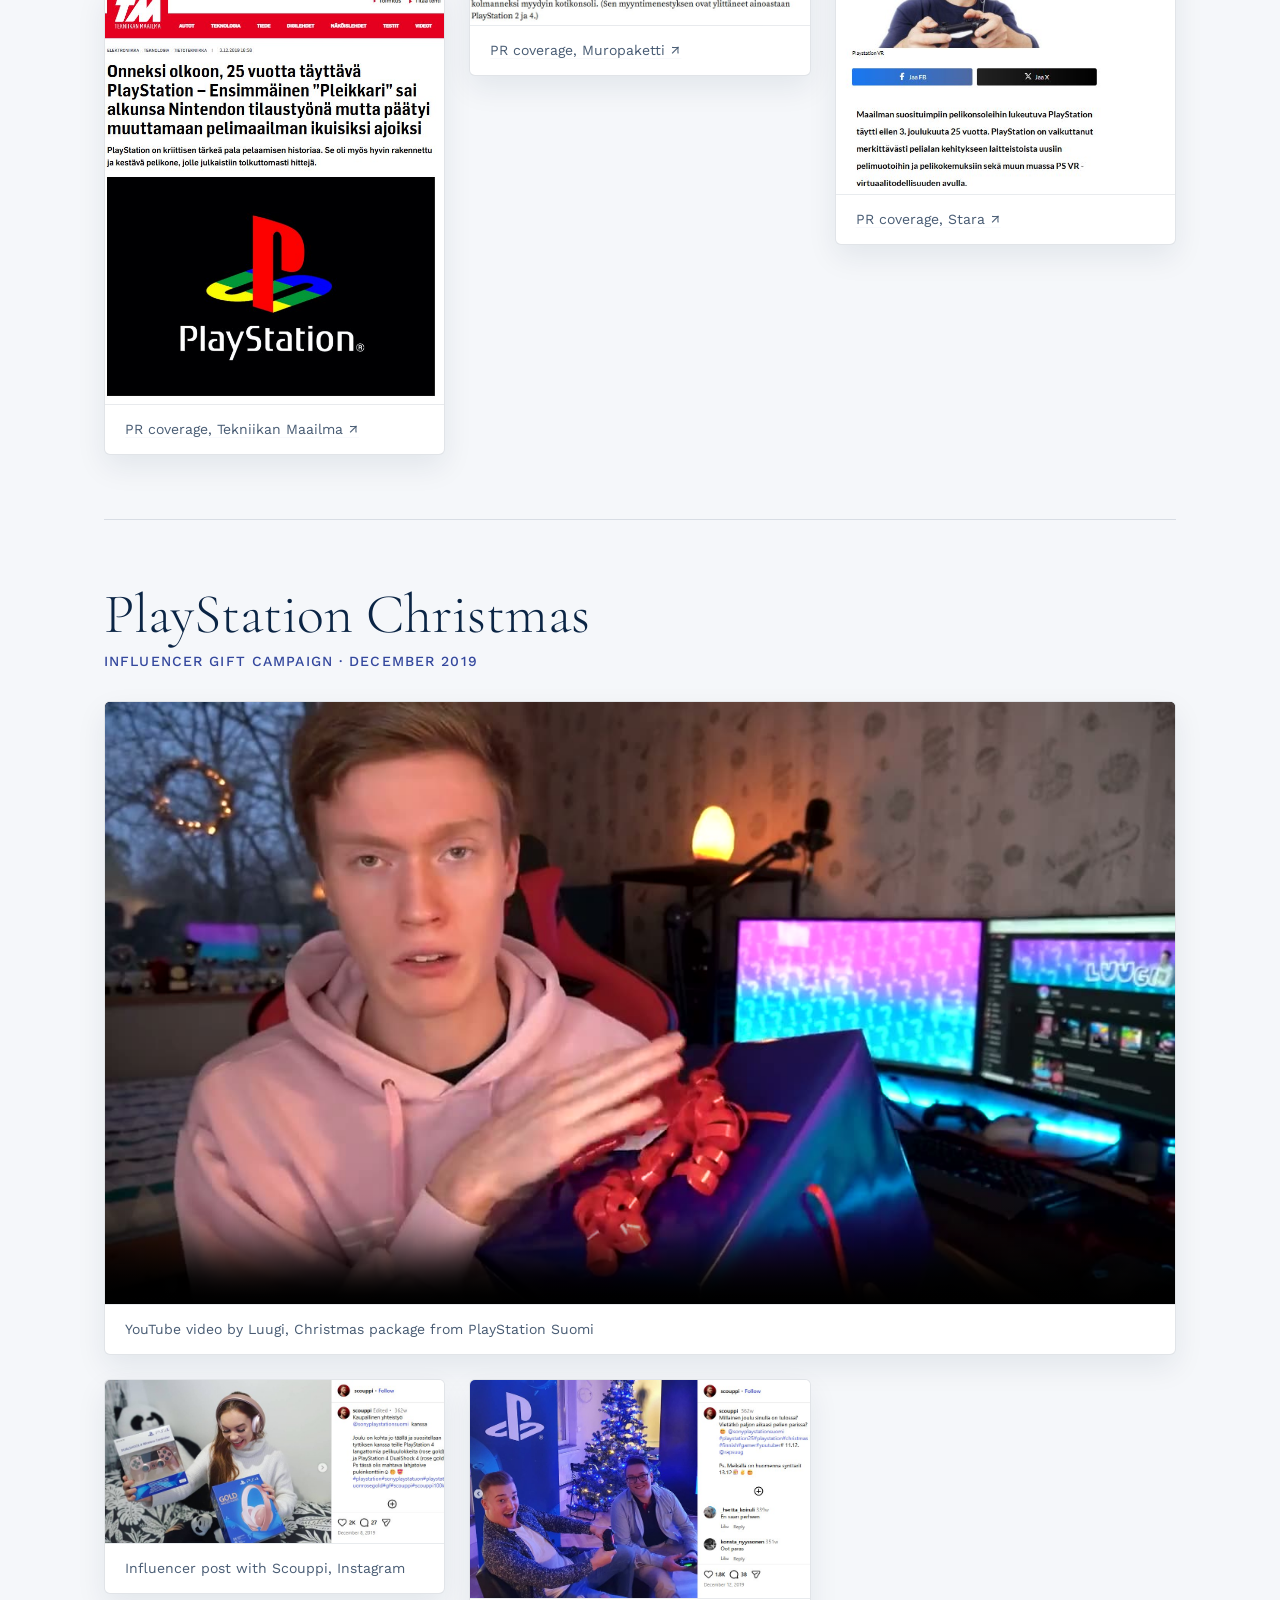
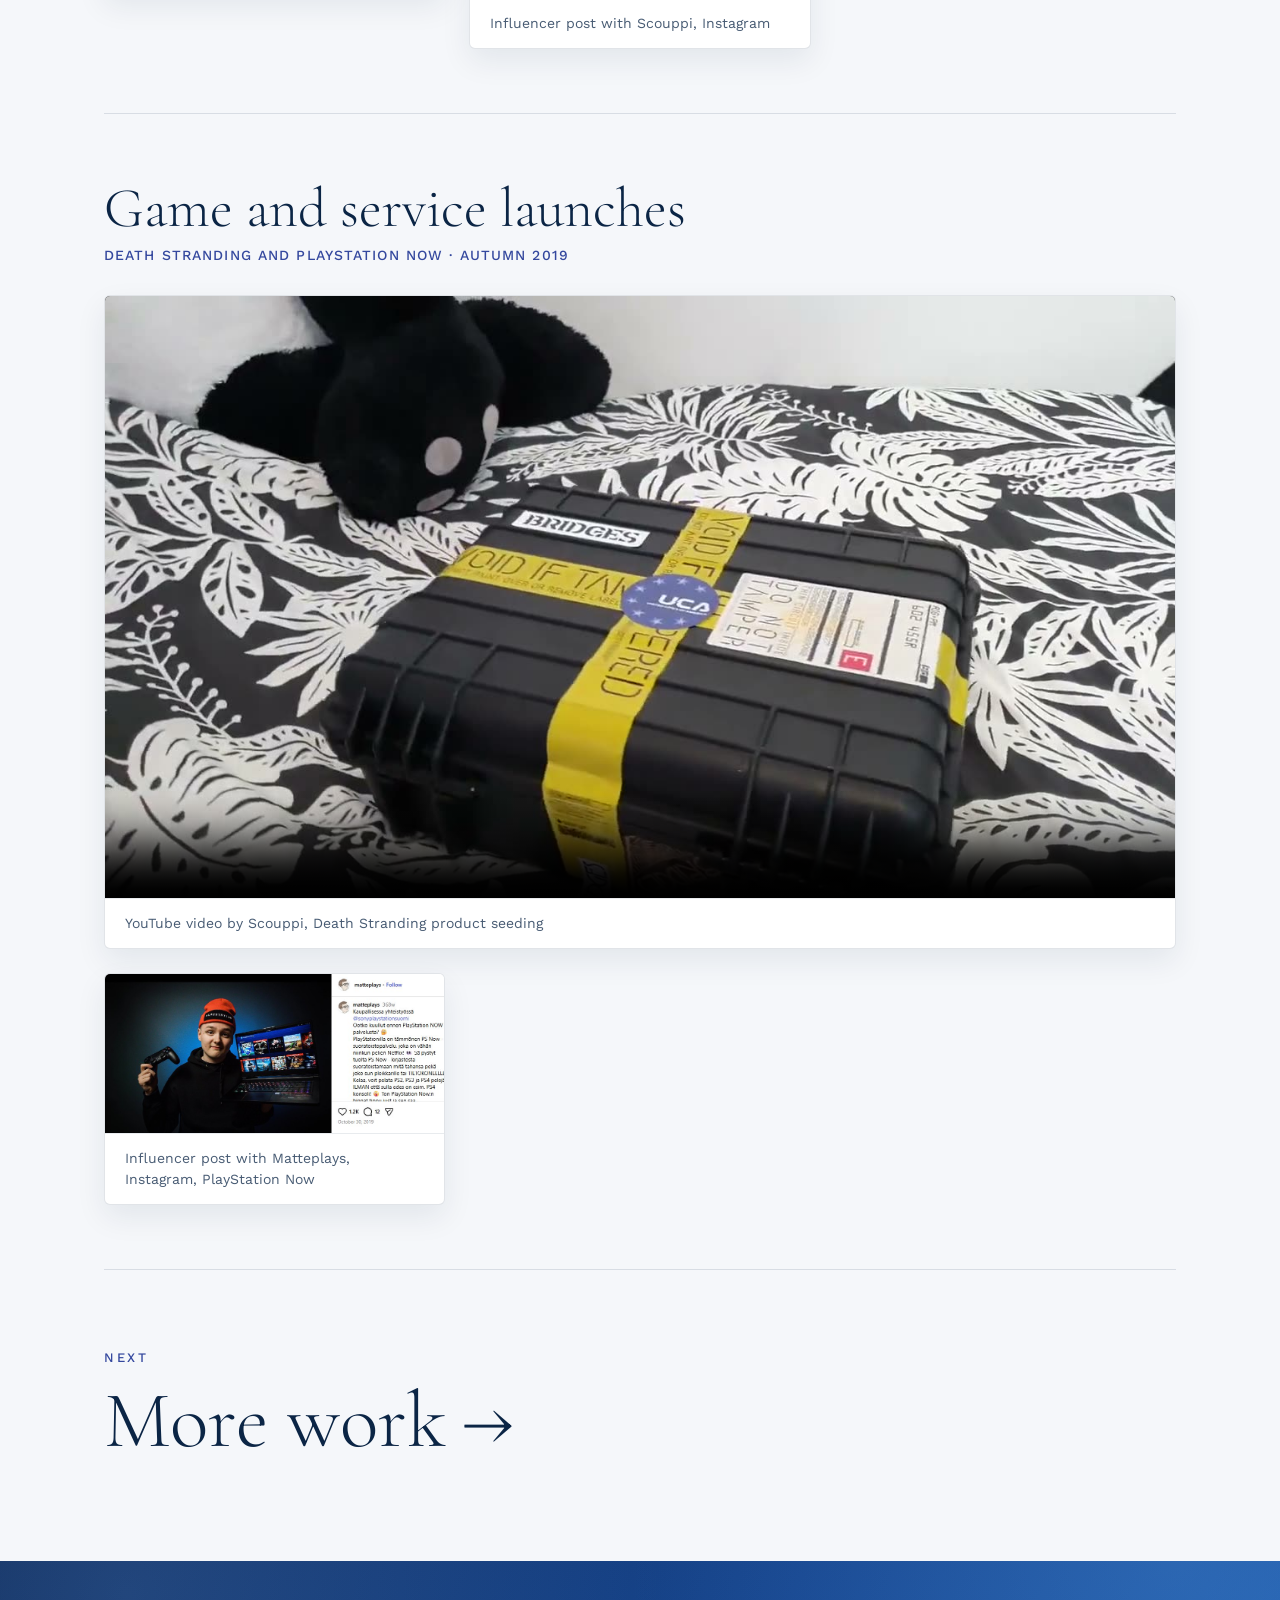
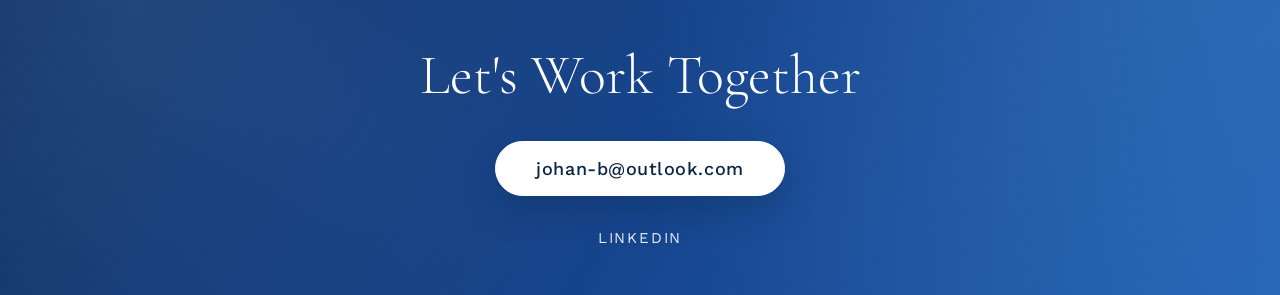
<file: cases/republic.html>
<!DOCTYPE html>
<html lang="en">
<head>
    <meta charset="UTF-8">
    <meta name="viewport" content="width=device-width, initial-scale=1.0">
    <title>Republic case study · Johan Björkman</title>
    <meta name="description" content="PR, influencer and campaign work for major tech and gaming clients, including Sony PlayStation and Huawei, coordinated across Nordic stakeholders.">
    <meta property="og:type" content="article">
    <meta property="og:title" content="Republic case study · Johan Björkman">
    <meta property="og:description" content="PR, influencer and campaign work for major tech and gaming clients, including Sony PlayStation and Huawei, coordinated across Nordic stakeholders.">
    <meta property="og:url" content="https://johanbjorkman.media/cases/republic.html">
    <link rel="canonical" href="https://johanbjorkman.media/cases/republic.html">
    <meta property="og:site_name" content="Johan Björkman">
    <meta property="og:locale" content="en_US">
    <meta property="og:image" content="https://johanbjorkman.media/og-image.jpg">
    <meta property="og:image:width" content="1200">
    <meta property="og:image:height" content="630">
    <meta property="og:image:alt" content="Johan Björkman, AI-Fluent MarCom &amp; Media Pro">
    <meta name="twitter:card" content="summary_large_image">
    <meta name="author" content="Johan Björkman">
    <meta name="robots" content="index, follow, max-image-preview:large">
    <meta name="theme-color" content="#0D2B5C">
    <link rel="icon" href="../favicon.svg" type="image/svg+xml">
    <script type="application/ld+json">
    {
      "@context": "https://schema.org",
      "@graph": [
        {
          "@type": "CreativeWork",
          "@id": "https://johanbjorkman.media/cases/republic.html#case",
          "url": "https://johanbjorkman.media/cases/republic.html",
          "name": "Republic case study",
          "headline": "Republic case study · Johan Björkman",
          "description": "PR, influencer and campaign work for major tech and gaming clients, including Sony PlayStation and Huawei, coordinated across Nordic stakeholders.",
          "inLanguage": "en",
          "author": {
            "@type": "Person",
            "@id": "https://johanbjorkman.media/#person",
            "name": "Johan Björkman",
            "url": "https://johanbjorkman.media/"
          },
          "about": {
            "@type": "Organization",
            "name": "Republic"
          },
          "isPartOf": {
            "@id": "https://johanbjorkman.media/#website"
          }
        },
        {
          "@type": "BreadcrumbList",
          "itemListElement": [
            {
              "@type": "ListItem",
              "position": 1,
              "name": "Johan Björkman",
              "item": "https://johanbjorkman.media/"
            },
            {
              "@type": "ListItem",
              "position": 2,
              "name": "Republic case study",
              "item": "https://johanbjorkman.media/cases/republic.html"
            }
          ]
        }
      ]
    }
    </script>
    <link rel="preconnect" href="https://fonts.googleapis.com">
    <link rel="preconnect" href="https://fonts.gstatic.com" crossorigin>
    <link href="https://fonts.googleapis.com/css2?family=Cormorant+Garamond:wght@300;400;600&family=Work+Sans:wght@300;400;500&display=swap" rel="stylesheet">
    <link rel="stylesheet" href="case.css">
</head>
<body class="case-republic">
    <nav class="case-nav" aria-label="Site">
        <a class="brand" href="../index.html">Johan Björkman</a>
        <a href="../index.html#republic">← All work</a>
    </nav>

    <header class="case-hero">
        <video autoplay muted loop playsinline preload="metadata" aria-hidden="true">
            <source src="../republic.mp4" type="video/mp4">
        </video>
        <div class="wrap">
            <p class="eyebrow">Case study</p>
            <h1>Republic</h1>
            <p class="case-role">Junior Communications Consultant</p>
        </div>
    </header>

    <main>
        <div class="wrap">
            <section class="case-section" aria-labelledby="did-title">
                <h2 id="did-title">What I did</h2>
                <div>
                    <p>PR, influencer and campaign work for major tech and gaming clients, including Sony PlayStation and Huawei, coordinated across Nordic stakeholders.</p>
                    <ul>
                        <li>Managed PR and campaign projects for major clients including Sony PlayStation and Huawei.</li>
                        <li>Helped Sony keep console market leadership and strong sales in Finland through coordinated PR and community work between Nordic stakeholders.</li>
                        <li>Supported influencer marketing and organised client events.</li>
                        <li>Produced copy and branded content, and assisted with localisation.</li>
                    </ul>
                </div>
            </section>

            <!-- Campaigns. Files live in cases/media/republic/<campaign>/.
                 Same building blocks as the Elisa and OnePlus pages. -->
            <section class="campaign" aria-labelledby="ps25-title">
                <header class="campaign-header">
                    <h2 id="ps25-title">PlayStation 25 years</h2>
                    <p>Anniversary PR and social · December 2019</p>
                </header>
                <div class="masonry">
                    <figure class="media">
                        <img src="media/republic/playstation-25/instagram-cake-post.jpg" alt="PlayStation Suomi Instagram post of a PlayStation 25th anniversary cake" loading="lazy">
                        <figcaption>Organic social post, PlayStation Suomi Instagram</figcaption>
                    </figure>
                    <figure class="media">
                        <img src="media/republic/playstation-25/tekniikan-maailma-article.jpg" alt="Tekniikan Maailma article on the 25th anniversary of PlayStation" loading="lazy">
                        <figcaption><a href="https://tekniikanmaailma.fi/onneksi-olkoon-25-vuotta-tayttava-playstation-ensimmainen-pleikkari-sai-alkunsa-nintendon-tilaustyona-mutta-paatyi-muuttamaan-pelimaailman-ikuisiksi-ajoiksi/" target="_blank" rel="noopener noreferrer">PR coverage, Tekniikan Maailma ↗</a></figcaption>
                    </figure>
                    <figure class="media">
                        <img src="media/republic/playstation-25/muropaketti-article.jpg" alt="Muropaketti article on PlayStation turning 25" loading="lazy">
                        <figcaption><a href="https://muropaketti.com/pelit/playstation-25-vuotta-nama-olivat-klassisen-konsolin-suurimmat-menestykset/" target="_blank" rel="noopener noreferrer">PR coverage, Muropaketti ↗</a></figcaption>
                    </figure>
                    <figure class="media">
                        <img src="media/republic/playstation-25/stara-article.jpg" alt="Stara article on PlayStation milestones at 25 years" loading="lazy">
                        <figcaption><a href="https://www.stara.fi/2019/12/04/playstation-taytti-eilen-25-vuotta-tassa-merkittavimmat-virstanpylvaat/" target="_blank" rel="noopener noreferrer">PR coverage, Stara ↗</a></figcaption>
                    </figure>
                </div>
            </section>

            <section class="campaign" aria-labelledby="christmas-title">
                <header class="campaign-header">
                    <h2 id="christmas-title">PlayStation Christmas</h2>
                    <p>Influencer gift campaign · December 2019</p>
                </header>
                <div class="campaign-feature">
                    <figure class="media">
                        <video src="media/republic/christmas-2019/luugi-youtube-video.mp4" poster="media/republic/christmas-2019/luugi-youtube-video-poster.jpg" controls playsinline preload="none" aria-label="Luugi YouTube video unboxing a Christmas package from PlayStation Suomi"></video>
                        <figcaption>YouTube video by Luugi, Christmas package from PlayStation Suomi</figcaption>
                    </figure>
                </div>
                <div class="masonry">
                    <figure class="media">
                        <img src="media/republic/christmas-2019/scouppi-gift-post.jpg" alt="Influencer Scouppi Instagram post with rose gold PlayStation 4 accessories" loading="lazy">
                        <figcaption>Influencer post with Scouppi, Instagram</figcaption>
                    </figure>
                    <figure class="media">
                        <img src="media/republic/christmas-2019/scouppi-gaming-night-post.jpg" alt="Scouppi Instagram post from a PlayStation Christmas gaming evening" loading="lazy">
                        <figcaption>Influencer post with Scouppi, Instagram</figcaption>
                    </figure>
                </div>
            </section>

            <section class="campaign" aria-labelledby="autumn-title">
                <header class="campaign-header">
                    <h2 id="autumn-title">Game and service launches</h2>
                    <p>Death Stranding and PlayStation Now · Autumn 2019</p>
                </header>
                <div class="campaign-feature">
                    <figure class="media">
                        <video src="media/republic/autumn-launches-2019/death-stranding-scouppi-youtube-video.mp4" poster="media/republic/autumn-launches-2019/death-stranding-scouppi-youtube-video-poster.jpg" controls playsinline preload="none" aria-label="Scouppi YouTube video opening the Death Stranding product seeding case"></video>
                        <figcaption>YouTube video by Scouppi, Death Stranding product seeding</figcaption>
                    </figure>
                </div>
                <div class="masonry">
                    <figure class="media">
                        <img src="media/republic/autumn-launches-2019/ps-now-matteplays-post.jpg" alt="Influencer Matteplays Instagram post about PlayStation Now" loading="lazy">
                        <figcaption>Influencer post with Matteplays, Instagram, PlayStation Now</figcaption>
                    </figure>
                </div>
            </section>

            <a class="next-case" href="more-work.html">
                <p class="eyebrow">Next</p>
                <strong>More work <span aria-hidden="true">→</span></strong>
            </a>
        </div>
    </main>

    <footer class="case-footer">
        <div class="wrap">
            <h2>Let's Work Together</h2>
            <a class="footer-cta" href="mailto:johan-b@outlook.com">johan-b@outlook.com</a>
            <nav class="footer-links" aria-label="Social links">
                <a href="https://www.linkedin.com/in/johansbjorkman/" target="_blank" rel="noopener noreferrer">LinkedIn</a>
            </nav>
        </div>
    </footer>

    <dialog class="lightbox" aria-label="Enlarged picture">
        <button type="button" aria-label="Close">&times;</button>
        <img alt="">
    </dialog>

    <script src="case.js"></script>
</body>
</html>
</file>
<file: cases/case.css>
/* Shared styles for the case study pages (cases/*.html) */
* {
    margin: 0;
    padding: 0;
    box-sizing: border-box;
}

:root {
    --cream: #EAF0F7;
    --navy-base: #143556;
    --navy-darkest: #07172A;
    --navy-dark: #0E2740;
    --navy-mid: #1F4A75;
    --navy-light: #2E6699;
    --navy-lighter: #4A86BD;
    --line: rgba(11, 37, 69, 0.12);
    /* Bright palette (shared with the front page) */
    --ink: #0B2545;
    --paper: #F5F7FA;
    --blue: #1F5FBF;
    --azure: #1E90FF;
    --cyan: #3DDCFF;
    --sky: #B7CDEB;
    --aqua: #5FE3E0;
    --accent: var(--blue);
    --accent-soft: rgba(10, 108, 255, 0.12);
}

/* Each case page has its own accent colour */
.case-elisa { --accent: #1F5FBF; --accent-soft: rgba(31, 95, 191, 0.1); }
.case-oneplus { --accent: #1A6E9E; --accent-soft: rgba(26, 110, 158, 0.1); }
.case-republic { --accent: #34489E; --accent-soft: rgba(52, 72, 158, 0.1); }
.case-more-work { --accent: #2B6CB8; --accent-soft: rgba(43, 108, 184, 0.1); }

html {
    scroll-behavior: smooth;
}

body {
    font-family: 'Work Sans', sans-serif;
    background: var(--paper);
    color: var(--ink);
    overflow-x: hidden;
}

.visually-hidden {
    position: absolute;
    width: 1px;
    height: 1px;
    overflow: hidden;
    clip: rect(0 0 0 0);
    white-space: nowrap;
}

a:focus-visible,
button:focus-visible {
    outline: 2px solid var(--accent);
    outline-offset: 4px;
}

.wrap {
    max-width: 1200px;
    margin: 0 auto;
    padding: 0 4rem;
}

/* Top bar */
.case-nav {
    position: absolute;
    top: 0;
    left: 0;
    right: 0;
    z-index: 3;
    display: flex;
    justify-content: space-between;
    align-items: center;
    padding: 1.75rem 4rem;
}

.case-nav a {
    color: var(--cream);
    text-decoration: none;
    font-size: 0.8125rem;
    letter-spacing: 0.15em;
    text-transform: uppercase;
    opacity: 0.85;
    transition: opacity 0.3s ease;
}

.case-nav a:hover {
    opacity: 1;
}

.case-nav .brand {
    font-family: 'Cormorant Garamond', serif;
    font-size: 1.375rem;
    letter-spacing: 0.02em;
    text-transform: none;
}

/* Hero */
.case-hero {
    position: relative;
    min-height: 62vh;
    display: flex;
    align-items: flex-end;
    overflow: hidden;
    color: #FFFFFF;
    background: linear-gradient(135deg, #0D2B5C 0%, #17468F 55%, #2B6CB8 100%);
}

.case-hero video,
.case-hero img {
    position: absolute;
    inset: 0;
    width: 100%;
    height: 100%;
    object-fit: cover;
}

.case-hero::after {
    content: '';
    position: absolute;
    inset: 0;
    background: linear-gradient(to top, rgba(11, 37, 69, 0.85) 0%, rgba(11, 37, 69, 0.25) 55%, rgba(11, 37, 69, 0.35) 100%);
}

.case-hero .wrap {
    position: relative;
    z-index: 2;
    width: 100%;
    padding-bottom: 4rem;
}

.eyebrow {
    font-size: 0.8125rem;
    letter-spacing: 0.2em;
    text-transform: uppercase;
    font-weight: 500;
    color: var(--accent);
    margin-bottom: 1.25rem;
}

.case-hero .eyebrow {
    color: var(--sky);
}

.case-role {
    margin-top: 1rem;
    font-size: clamp(1rem, 1.8vw, 1.25rem);
    letter-spacing: 0.06em;
    opacity: 0.85;
}

.case-hero h1 {
    font-family: 'Cormorant Garamond', serif;
    font-size: clamp(3.5rem, 11vw, 8rem);
    font-weight: 300;
    line-height: 1;
    letter-spacing: -0.02em;
}

/* "What I did" */
.case-section {
    display: grid;
    grid-template-columns: 1fr 2fr;
    gap: 3rem;
    padding: 5rem 0;
    border-top: 1px solid var(--line);
}

.case-section h2 {
    font-size: 0.8125rem;
    font-weight: 500;
    letter-spacing: 0.15em;
    text-transform: uppercase;
    color: var(--accent);
    padding-top: 0.4rem;
}

.case-section ul {
    list-style: none;
    display: grid;
    gap: 1.25rem;
}

.case-section li {
    position: relative;
    padding-left: 1.75rem;
    font-size: 1.0625rem;
    line-height: 1.7;
    opacity: 0.9;
}

.case-section p {
    font-size: clamp(1.0625rem, 1.6vw, 1.25rem);
    line-height: 1.8;
    opacity: 0.9;
    margin-bottom: 2rem;
}

.case-section li::before {
    content: '';
    position: absolute;
    left: 0;
    top: 0.85em;
    width: 0.875rem;
    height: 3px;
    border-radius: 2px;
    background: var(--accent);
}

/* Gallery: pictures and videos.
   Each item is a <figure class="media"> holding an <img> or a <video>.
   Add class "media--wide" to make an item span the full width. */
.gallery {
    padding: 4rem 0 5rem;
}

.gallery-grid {
    display: grid;
    grid-template-columns: repeat(2, 1fr);
    gap: 1.5rem;
}

.media {
    position: relative;
    overflow: hidden;
    border-radius: 6px;
    background: #FFFFFF;
    border: 1px solid var(--line);
    box-shadow: 0 12px 30px rgba(11, 37, 69, 0.08);
}

/* A collage with its own transparent background: no card frame around it */
.media--bare {
    background: transparent;
    border: 0;
    border-radius: 0;
    box-shadow: none;
}

.media--wide {
    grid-column: 1 / -1;
}

.media img,
.media video {
    display: block;
    width: 100%;
    height: auto;
}

.media img {
    cursor: zoom-in;
    transition: transform 0.6s cubic-bezier(0.16, 1, 0.3, 1);
}

.media:hover img {
    transform: scale(1.02);
}

.media figcaption {
    padding: 0.875rem 1.25rem;
    font-size: 0.875rem;
    line-height: 1.5;
    opacity: 0.75;
    border-top: 1px solid var(--line);
}

.media--bare figcaption {
    padding: 0.75rem 0 0;
    border-top: 0;
}

.media figcaption a {
    color: inherit;
    text-decoration: underline;
    text-decoration-color: rgba(234, 240, 247, 0.4);
    text-underline-offset: 3px;
}

.media figcaption a:hover {
    text-decoration-color: currentColor;
}

/* Empty slot shown until real pictures or videos are added */
.media--placeholder {
    aspect-ratio: 16 / 10;
    display: flex;
    align-items: center;
    justify-content: center;
    border-style: dashed;
    background:
        linear-gradient(135deg, var(--accent-soft) 0%, rgba(31, 95, 191, 0.04) 100%),
        #FFFFFF;
    border-color: var(--accent);
}

.media--placeholder.media--wide {
    aspect-ratio: 21 / 9;
}

.media--placeholder span {
    font-family: 'Cormorant Garamond', serif;
    font-size: clamp(1.25rem, 2.5vw, 1.75rem);
    color: var(--accent);
    opacity: 0.6;
}

/* Campaigns: a heading, an optional full-width item, then a masonry of
   pictures and videos that keeps each file's own shape */
.campaign {
    padding: 4rem 0;
    border-top: 1px solid var(--line);
}

.campaign-header {
    margin-bottom: 2rem;
}

.campaign-header h2 {
    font-family: 'Cormorant Garamond', serif;
    font-size: clamp(2.25rem, 5vw, 3.5rem);
    font-weight: 300;
    line-height: 1.1;
    margin-bottom: 0.5rem;
}

.campaign-header p {
    font-size: 0.875rem;
    letter-spacing: 0.08em;
    text-transform: uppercase;
    font-weight: 500;
    color: var(--accent);
}

/* Optional line on the work itself, under the role and date */
.campaign-header p.campaign-summary {
    max-width: 46rem;
    margin-top: 1rem;
    font-size: 1.0625rem;
    line-height: 1.7;
    letter-spacing: normal;
    text-transform: none;
    font-weight: 400;
    color: var(--ink);
    opacity: 0.85;
}

.campaign-feature {
    margin-bottom: 1.5rem;
}

.campaign-feature:last-child {
    margin: 1.5rem 0 0;
}

.masonry {
    columns: 3;
    column-gap: 1.5rem;
}

.masonry .media {
    break-inside: avoid;
    margin-bottom: 1.5rem;
}

.media video {
    background: #000;
}

/* More work: a grid of smaller projects, each a card with one picture or
   video, the brand and year, a title and a short description */
.projects {
    padding: 4rem 0 5rem;
    border-top: 1px solid var(--line);
}

.project-grid {
    display: grid;
    grid-template-columns: repeat(3, 1fr);
    gap: 2.5rem 1.5rem;
}

.project .media {
    margin-bottom: 1.25rem;
}

.project .media img,
.project .media video {
    aspect-ratio: 4 / 3;
    object-fit: cover;
}

.project .media--placeholder {
    aspect-ratio: 4 / 3;
}

.project-meta {
    font-size: 0.8125rem;
    letter-spacing: 0.08em;
    text-transform: uppercase;
    font-weight: 500;
    color: var(--accent);
    margin-bottom: 0.5rem;
}

.project h3 {
    font-family: 'Cormorant Garamond', serif;
    font-size: clamp(1.5rem, 2.4vw, 1.875rem);
    font-weight: 400;
    line-height: 1.15;
    margin-bottom: 0.5rem;
}

.project p:last-child {
    line-height: 1.6;
    opacity: 0.85;
}

/* Next case */
.next-case {
    display: block;
    padding: 5rem 0 6rem;
    border-top: 1px solid var(--line);
    color: var(--ink);
    text-decoration: none;
}

.next-case .eyebrow {
    margin-bottom: 0.75rem;
}

.next-case strong {
    display: inline-flex;
    align-items: center;
    gap: 1rem;
    font-family: 'Cormorant Garamond', serif;
    font-size: clamp(2.5rem, 7vw, 5rem);
    font-weight: 300;
    line-height: 1.1;
    transition: gap 0.3s ease, color 0.3s ease;
}

.next-case:hover strong {
    gap: 1.75rem;
    color: var(--accent);
}

/* Contact */
.case-footer {
    padding: 5rem 0 3rem;
    text-align: center;
    color: #FFFFFF;
    background:
        radial-gradient(circle at 10% 10%, rgba(120, 170, 230, 0.18) 0%, transparent 45%),
        radial-gradient(circle at 92% 0%, rgba(90, 160, 230, 0.22) 0%, transparent 45%),
        linear-gradient(120deg, #0D2B5C 0%, #17468F 55%, #2463B4 100%);
}

.case-footer h2 {
    font-family: 'Cormorant Garamond', serif;
    font-size: clamp(2.25rem, 5vw, 3.5rem);
    font-weight: 300;
    margin-bottom: 2rem;
}

.footer-cta {
    display: inline-block;
    padding: 1rem 2.5rem;
    background: #FFFFFF;
    border: 1px solid #FFFFFF;
    border-radius: 999px;
    color: var(--ink);
    font-weight: 500;
    box-shadow: 0 14px 34px rgba(11, 37, 69, 0.3);
    text-decoration: none;
    font-size: 1.125rem;
    letter-spacing: 0.03em;
    overflow-wrap: anywhere;
    transition: background 0.3s ease, color 0.3s ease, transform 0.3s ease;
    margin-bottom: 2rem;
}

.footer-cta:hover,
.footer-cta:focus-visible {
    background: var(--ink);
    color: #FFFFFF;
    border-color: var(--ink);
    transform: translateY(-2px);
}

.footer-links a {
    color: #FFFFFF;
    text-decoration: none;
    font-size: 0.9375rem;
    letter-spacing: 0.12em;
    text-transform: uppercase;
    opacity: 0.9;
}

.footer-links a:hover {
    color: var(--sky);
    opacity: 1;
}

/* Lightbox for gallery pictures */
.lightbox {
    max-width: 100%;
    max-height: 100%;
    width: 100%;
    height: 100%;
    margin: 0;
    padding: 2rem;
    border: 0;
    background: rgba(11, 37, 69, 0.94);
    display: none;
    align-items: center;
    justify-content: center;
}

.lightbox[open] {
    display: flex;
}

.lightbox img {
    max-width: 100%;
    max-height: 100%;
    object-fit: contain;
    border-radius: 4px;
}

.lightbox button {
    position: absolute;
    top: 1rem;
    right: 1rem;
    width: 2.75rem;
    height: 2.75rem;
    border: 1px solid rgba(234, 240, 247, 0.3);
    border-radius: 50%;
    background: rgba(11, 37, 69, 0.6);
    color: var(--cream);
    font-size: 1.5rem;
    line-height: 1;
    cursor: pointer;
}

@media (prefers-reduced-motion: reduce) {
    html {
        scroll-behavior: auto;
    }

    .media img,
    .next-case strong {
        transition: none;
    }
}

@media (max-width: 1100px) {
    .masonry {
        columns: 2;
    }

    .project-grid {
        grid-template-columns: repeat(2, 1fr);
    }
}

@media (max-width: 968px) {
    .wrap {
        padding: 0 1.25rem;
    }

    .case-nav {
        padding: 1.25rem;
    }

    .case-hero {
        min-height: 50vh;
    }

    .case-hero .wrap {
        padding-bottom: 2.5rem;
    }


    .case-section {
        grid-template-columns: 1fr;
        gap: 1.25rem;
        padding: 3rem 0;
    }

    .gallery {
        padding: 2rem 0 3rem;
    }

    .gallery-grid {
        grid-template-columns: 1fr;
        gap: 1rem;
    }

    .campaign {
        padding: 3rem 0;
    }

    .masonry .media,
    .campaign-feature {
        margin-bottom: 1rem;
    }

    .next-case {
        padding: 3.5rem 0 4rem;
    }

    .lightbox {
        padding: 1rem;
    }
}

@media (max-width: 640px) {
    .masonry {
        columns: 1;
    }

    .project-grid {
        grid-template-columns: 1fr;
        gap: 2rem;
    }
}
</file>
